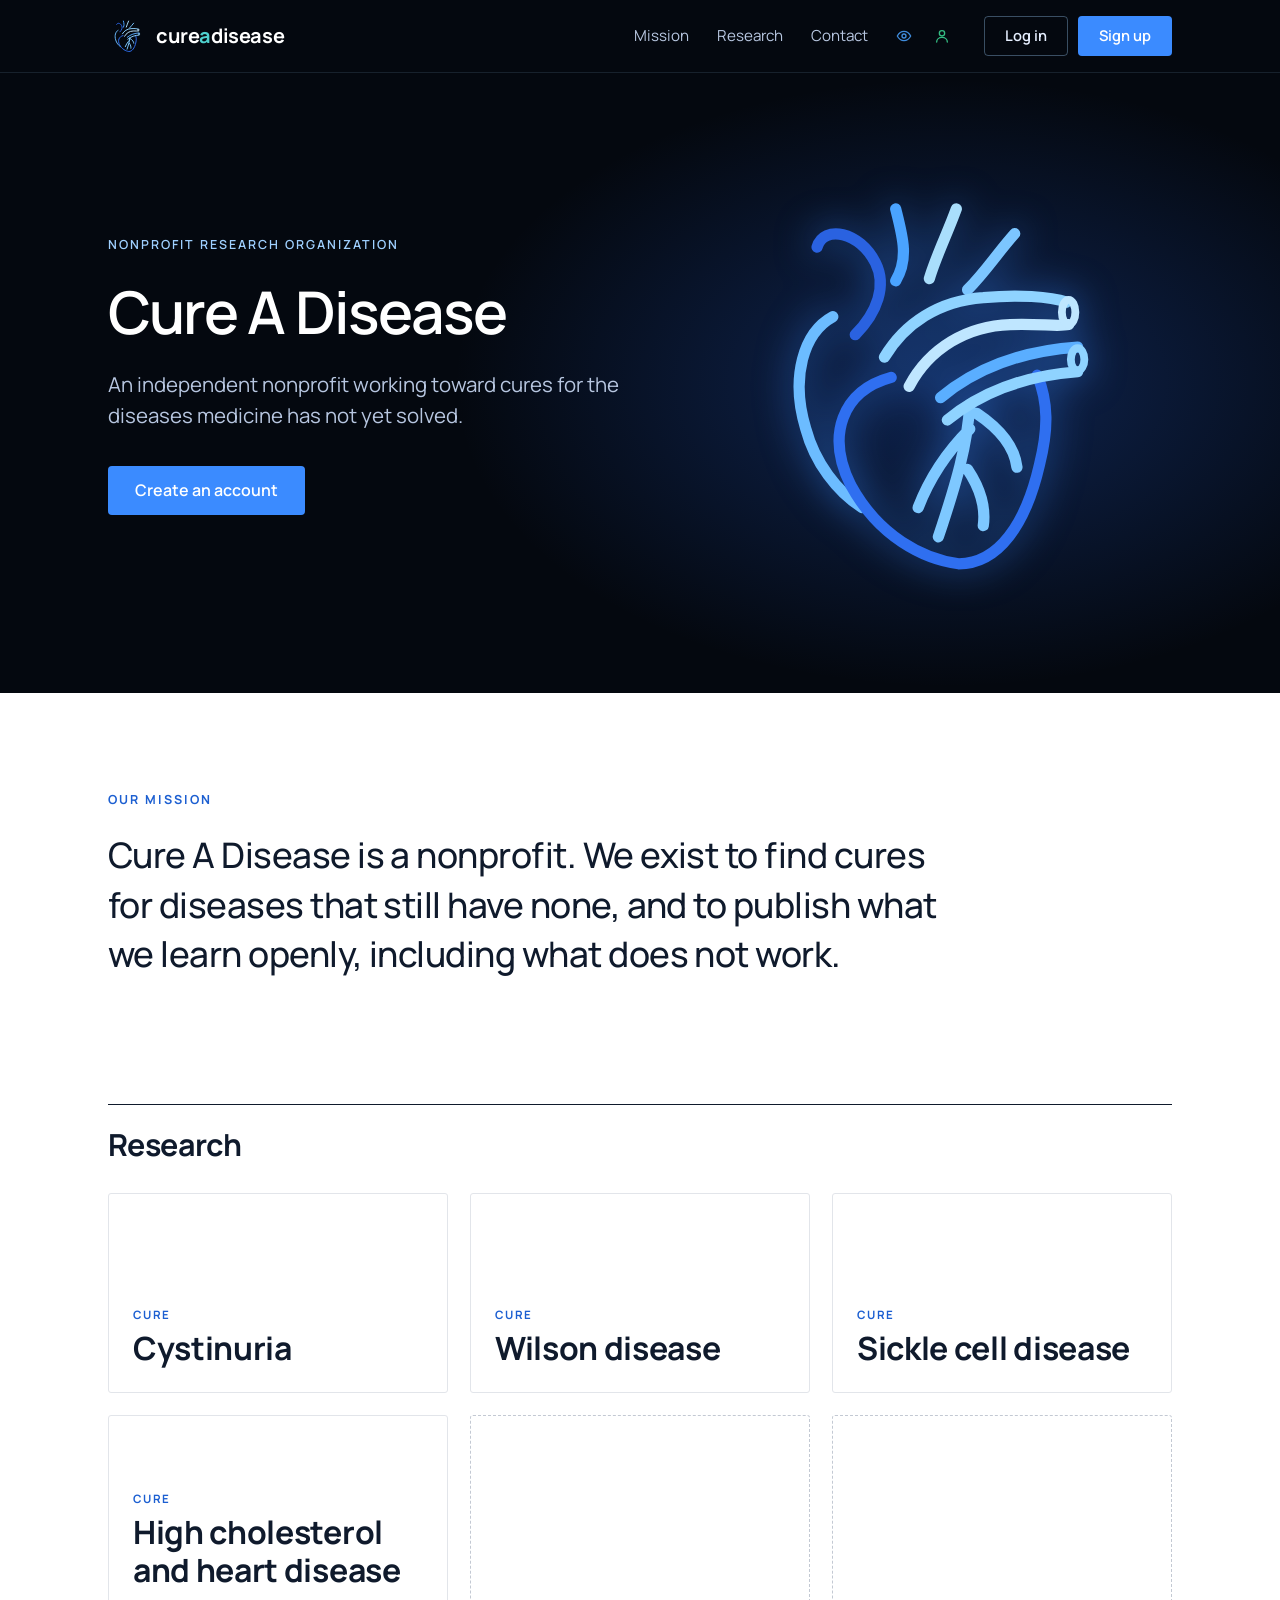
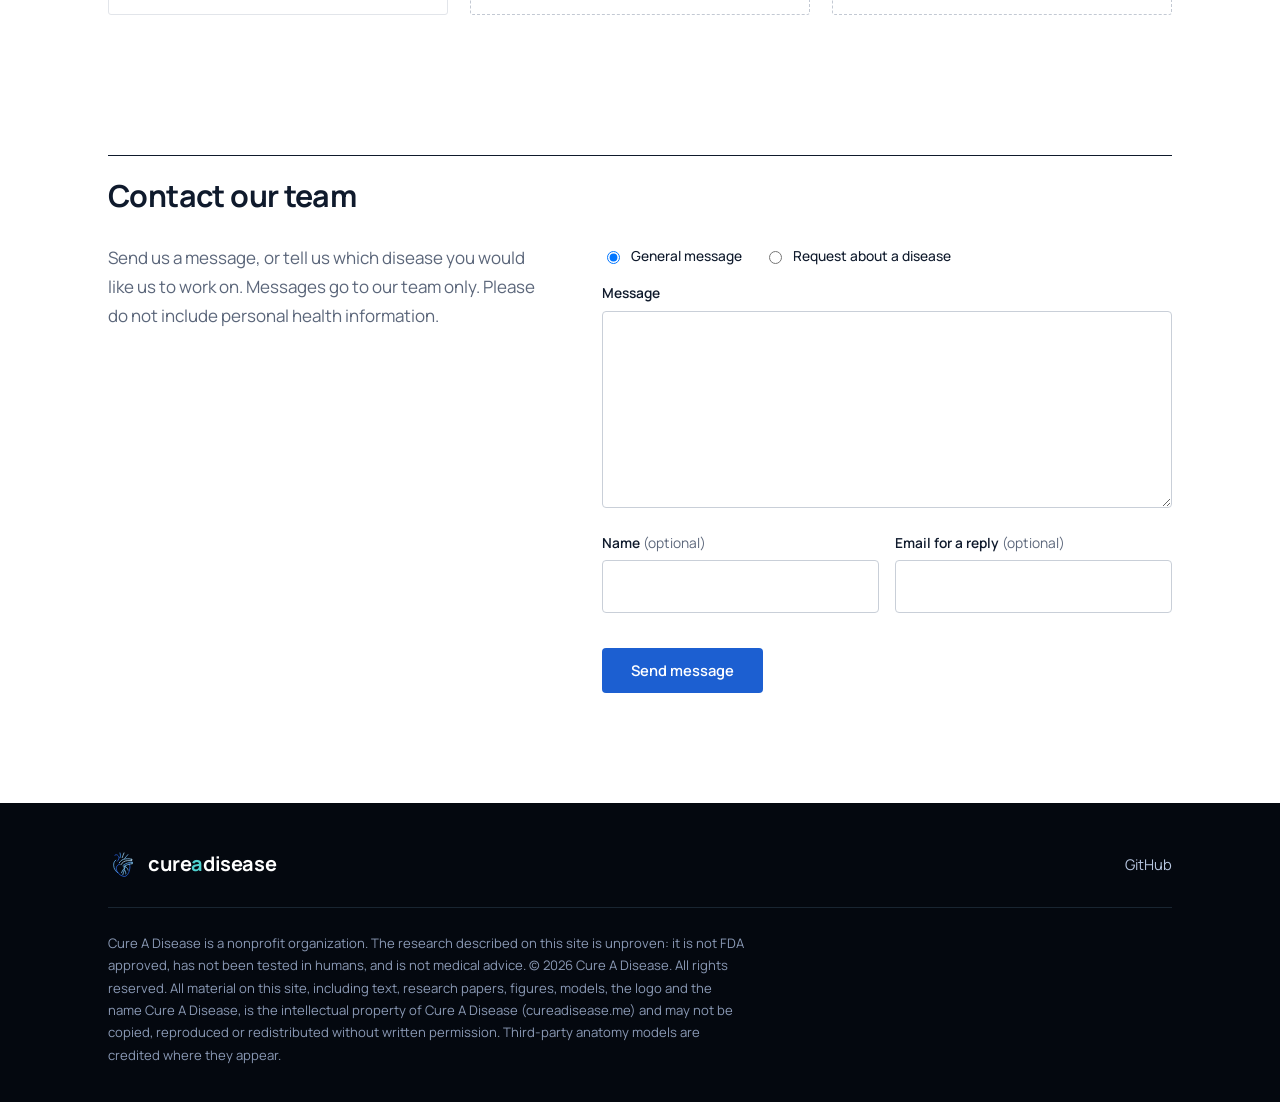
<file: index.html>
<!DOCTYPE html>
<html lang="en">
<head>
<meta charset="utf-8">
<meta name="viewport" content="width=device-width, initial-scale=1">
<title>Cure A Disease | Nonprofit research organization</title>
<meta name="description" content="Cure A Disease is an independent nonprofit research organization working toward cures for diseases that still have none.">
<meta property="og:title" content="Cure A Disease">
<meta property="og:description" content="An independent nonprofit working toward cures for the diseases medicine has not yet solved.">
<meta property="og:type" content="website">
<meta name="theme-color" content="#04080f">
<link rel="icon" type="image/svg+xml" href="data:image/svg+xml,%3Csvg%20xmlns=%22http://www.w3.org/2000/svg%22%20viewBox=%220%200%20374%20390%22%3E%3Cg%20fill=%22none%22%20stroke-width=%2216%22%20stroke-linecap=%22round%22%3E%3Cpath%20d=%22M90%2074C96%2054%20128%2060%20142%2088C152%20108%20144%20132%20124%20152%22%20stroke=%22%232a62e0%22/%3E%3Cpath%20d=%22M160%2040C166%2064%20172%2084%20160%20104%22%20stroke=%22%234aa3ff%22/%3E%3Cpath%20d=%22M214%2040C206%2062%20196%2082%20190%20102%22%20stroke=%22%23a9defc%22/%3E%3Cpath%20d=%22M266%2062C250%2080%20240%2096%20224%20112%22%20stroke=%22%237cc6ff%22/%3E%3Cpath%20d=%22M150%20172C168%20142%20198%20122%20238%20119C268%20116%20298%20118%20312%20123%22%20stroke=%22%238fd3ff%22/%3E%3Cpath%20d=%22M200%20208C236%20178%20278%20166%20322%20163%22%20stroke=%22%235aaeff%22/%3E%3Cpath%20d=%22M104%20136C78%20150%2066%20190%2080%20236C88%20266%20108%20292%20130%20306%22%20stroke=%22%236cbcff%22/%3E%3Cpath%20d=%22M156%20190C112%20202%2098%20242%20120%20286C145%20332%20185%20352%20216%20356C252%20356%20276%20320%20288%20268C296%20236%20296%20212%20286%20188%22%20stroke=%22%232f6ff0%22/%3E%3Cpath%20d=%22M226%20214C224%20250%20214%20284%20198%20332M226%20236C206%20256%20190%20280%20180%20306M232%20222C256%20238%20266%20254%20268%20270M224%20272C236%20290%20240%20308%20238%20322%22%20stroke=%22%237ec8ff%22/%3E%3C/g%3E%3C/svg%3E">
<link rel="preconnect" href="https://fonts.googleapis.com">
<link rel="preconnect" href="https://fonts.gstatic.com" crossorigin>
<link href="https://fonts.googleapis.com/css2?family=Manrope:wght@400;500;600;700;800&display=swap" rel="stylesheet">
<link rel="stylesheet" href="styles.css">
</head>
<body>

<!-- Shared heart artwork: navy-to-teal, glossy, with vessels -->
<svg width="0" height="0" style="position:absolute" aria-hidden="true" focusable="false"><defs><symbol id="logo" viewBox="0 0 374 390"><g fill="none" stroke-width="10" stroke-linecap="round" stroke-linejoin="round"><path d="M90 74C96 54 128 60 142 88C152 108 144 132 124 152" stroke="#2a62e0"/><path d="M160 40C166 64 172 84 160 104" stroke="#4aa3ff"/><path d="M214 40C206 62 196 82 190 102" stroke="#a9defc"/><path d="M266 62C250 80 240 96 224 112" stroke="#7cc6ff"/><path d="M150 172C168 142 198 122 238 119C268 116 298 118 312 123" stroke="#8fd3ff"/><path d="M200 208C236 178 278 166 322 163" stroke="#5aaeff"/><path d="M104 136C78 150 66 190 80 236C88 266 108 292 130 306" stroke="#6cbcff"/><path d="M156 190C112 202 98 242 120 286C145 332 185 352 216 356C252 356 276 320 288 268C296 236 296 212 286 188" stroke="#2f6ff0"/><path d="M226 214C224 250 214 284 198 332M226 236C206 256 190 280 180 306M232 222C256 238 266 254 268 270M224 272C236 290 240 308 238 322" stroke="#7ec8ff"/><path d="M172 198C190 164 224 144 262 143C288 142 304 145 314 143" stroke="#bfe6ff"/><path d="M206 228C240 200 282 188 322 185" stroke="#8fd3ff"/><ellipse cx="314" cy="132" rx="6" ry="11" stroke="#bfe6ff" stroke-width="7"/><ellipse cx="322" cy="174" rx="6" ry="10" stroke="#8fd3ff" stroke-width="7"/></g></symbol></defs></svg>

<a class="skip" href="#main">Skip to content</a>

<header class="site">
  <div class="wrap">
    <a class="brand" href="#/" aria-label="Cure A Disease, home">
      <svg class="mark" width="36" height="38" viewBox="0 0 374 390" aria-hidden="true"><use href="#logo"/></svg>
      <span class="word">cure<i>a</i>disease</span>
    </a>
    <nav class="main" aria-label="Main">
      <a class="link" href="#/" data-go="mission">Mission</a>
      <a class="link" href="#/" data-go="research">Research</a>
      <a class="link" href="#/" data-go="contact" id="navContact" hidden>Contact</a>
      <span class="stats" id="stats" hidden>
        <span><svg width="16" height="16" viewBox="0 0 24 24" fill="none" stroke="currentColor" stroke-width="2" stroke-linecap="round" stroke-linejoin="round" aria-hidden="true"><path d="M2 12s3.6-7 10-7 10 7 10 7-3.6 7-10 7S2 12 2 12z"/><circle cx="12" cy="12" r="3"/></svg><b id="nVisits" class="n-blue" aria-label="Page visits">0</b></span>
        <span><svg width="16" height="16" viewBox="0 0 24 24" fill="none" stroke="currentColor" stroke-width="2" stroke-linecap="round" stroke-linejoin="round" aria-hidden="true"><circle cx="12" cy="8" r="4"/><path d="M4 21c0-4 3.6-7 8-7s8 3 8 7"/></svg><b id="nAccounts" class="n-green" aria-label="Accounts">0</b></span>
        <span id="todayWrap" hidden><svg width="16" height="16" viewBox="0 0 24 24" fill="none" stroke="currentColor" stroke-width="2" stroke-linecap="round" stroke-linejoin="round" aria-hidden="true"><rect x="3" y="5" width="18" height="16" rx="2"/><path d="M3 10h18M8 3v4M16 3v4"/></svg><b id="nToday" class="n-white" aria-label="Visits today">0</b></span>
      </span>
      <span id="authSlot"></span>
    </nav>
  </div>
</header>

<main id="main">
  <div id="home">
    <section class="hero">
      <div class="wrap grid">
        <div class="copy">
          <p class="eyebrow">Nonprofit research organization</p>
          <h1>Cure A Disease</h1>
          <p class="lead">An independent nonprofit working toward cures for the diseases medicine has not yet solved.</p>
          <p><button class="btn solid" type="button" id="heroCta">Create an account</button></p>
        </div>
        <div class="art" aria-hidden="false">
          <svg class="heart" viewBox="0 0 374 390" role="img" aria-label="Cure A Disease logo: a blue line-art anatomical heart"><use href="#logo"/></svg>
        </div>
      </div>
    </section>

    <section class="mission" id="mission">
      <div class="wrap">
        <p class="kicker">Our mission</p>
        <p class="statement">Cure A Disease is a nonprofit. We exist to find cures for diseases that still have none, and to publish what we learn openly, including what does not work.</p>
      </div>
    </section>

    <section class="research" id="research">
      <div class="wrap">
        <div class="sec-head">
          <h2>Research</h2>
        </div>
        <div class="tiles" id="tiles"></div>
      </div>
    </section>
    <section class="contact" id="contact" hidden>
      <div class="wrap">
        <div class="sec-head"><h2>Contact our team</h2></div>
        <div class="c-grid">
          <p class="c-intro">Send us a message, or tell us which disease you would like us to work on. Messages go to our team only. Please do not include personal health information.</p>
          <form id="contactForm" novalidate>
            <div class="seg" role="radiogroup" aria-label="Type of message">
              <label><input type="radio" name="kind" value="message" checked> General message</label>
              <label><input type="radio" name="kind" value="disease_request"> Request about a disease</label>
            </div>
            <div id="diseaseRow" hidden>
              <label for="cDisease">Disease</label>
              <input id="cDisease" maxlength="200" autocomplete="off">
            </div>
            <label for="cMsg">Message</label>
            <textarea id="cMsg" rows="6" maxlength="4000" required></textarea>
            <div class="two-f">
              <div><label for="cName">Name <span class="opt">(optional)</span></label><input id="cName" maxlength="120" autocomplete="name"></div>
              <div><label for="cEmail">Email for a reply <span class="opt">(optional)</span></label><input id="cEmail" type="email" maxlength="200" autocomplete="email"></div>
            </div>
            <input id="cTrap" tabindex="-1" autocomplete="off" aria-hidden="true" style="position:absolute;left:-9999px">
            <p class="err" id="cErr" role="alert"></p>
            <button class="btn solid" type="submit" id="cSend">Send message</button>
          </form>
        </div>
      </div>
    </section>
  </div>

  <article id="inbox" class="detail" hidden><div class="wrap" id="inboxInner"></div></article>

  <article id="detail" class="detail" hidden><div class="wrap" id="detailInner"></div></article>
</main>

<footer>
  <div class="wrap">
    <div class="f-top">
      <a class="brand" href="#/" aria-label="Cure A Disease, home">
        <svg class="mark" width="28" height="29" viewBox="0 0 374 390" aria-hidden="true"><use href="#logo"/></svg>
        <span class="word">cure<i>a</i>disease</span>
      </a>
      <nav aria-label="Footer"><a href="https://github.com/Ankith-B">GitHub</a></nav>
    </div>
    <p class="legal">Cure A Disease is a nonprofit organization. The research described on this site is unproven: it is not FDA approved, has not been tested in humans, and is not medical advice. &copy; 2026 Cure A Disease. All rights reserved. All material on this site, including text, research papers, figures, models, the logo and the name Cure A Disease, is the intellectual property of Cure A Disease (cureadisease.me) and may not be copied, reproduced or redistributed without written permission. Third-party anatomy models are credited where they appear.</p>
  </div>
</footer>

<!-- Auth -->
<dialog id="authDlg" aria-labelledby="authTitle">
  <div class="m-top">
    <strong id="authTitle" style="font-family:var(--serif);font-size:1.25rem">Your account</strong>
    <button class="m-x" id="authClose" aria-label="Close">&times;</button>
  </div>
  <div class="tabs" role="tablist">
    <button role="tab" id="tabLogin" aria-selected="true">Log in</button>
    <button role="tab" id="tabSignup" aria-selected="false">Sign up</button>
  </div>

  <form id="loginForm" novalidate>
    <label for="liId">Email or username</label>
    <input id="liId" autocomplete="username" required>
    <label for="liPw">Password</label>
    <input id="liPw" type="password" autocomplete="current-password" required>
    <p class="err" id="liErr" role="alert"></p>
    <button class="btn solid" type="submit">Log in</button>
  </form>

  <form id="signupForm" novalidate hidden>
    <label for="suUser">Username</label>
    <input id="suUser" autocomplete="username" required>
    <div class="hint">3 to 20 letters, numbers, dots, dashes or underscores.</div>
    <label for="suEmail">Email <span style="font-weight:400;color:var(--muted)">(optional)</span></label>
    <input id="suEmail" type="email" autocomplete="email">
    <label for="suPw">Password</label>
    <input id="suPw" type="password" autocomplete="new-password" required>
    <div class="hint">At least 8 characters.</div>
    <label for="suPw2">Confirm password</label>
    <input id="suPw2" type="password" autocomplete="new-password" required>
    <p class="err" id="suErr" role="alert"></p>
    <button class="btn solid" type="submit">Create account</button>
    <p class="fine">Log in with your username, or with your email if you add one.</p>
  </form>
</dialog>

<script src="config.js"></script>
<script src="data.js"></script>
<script src="app.js"></script>
</body>
</html>
</file>
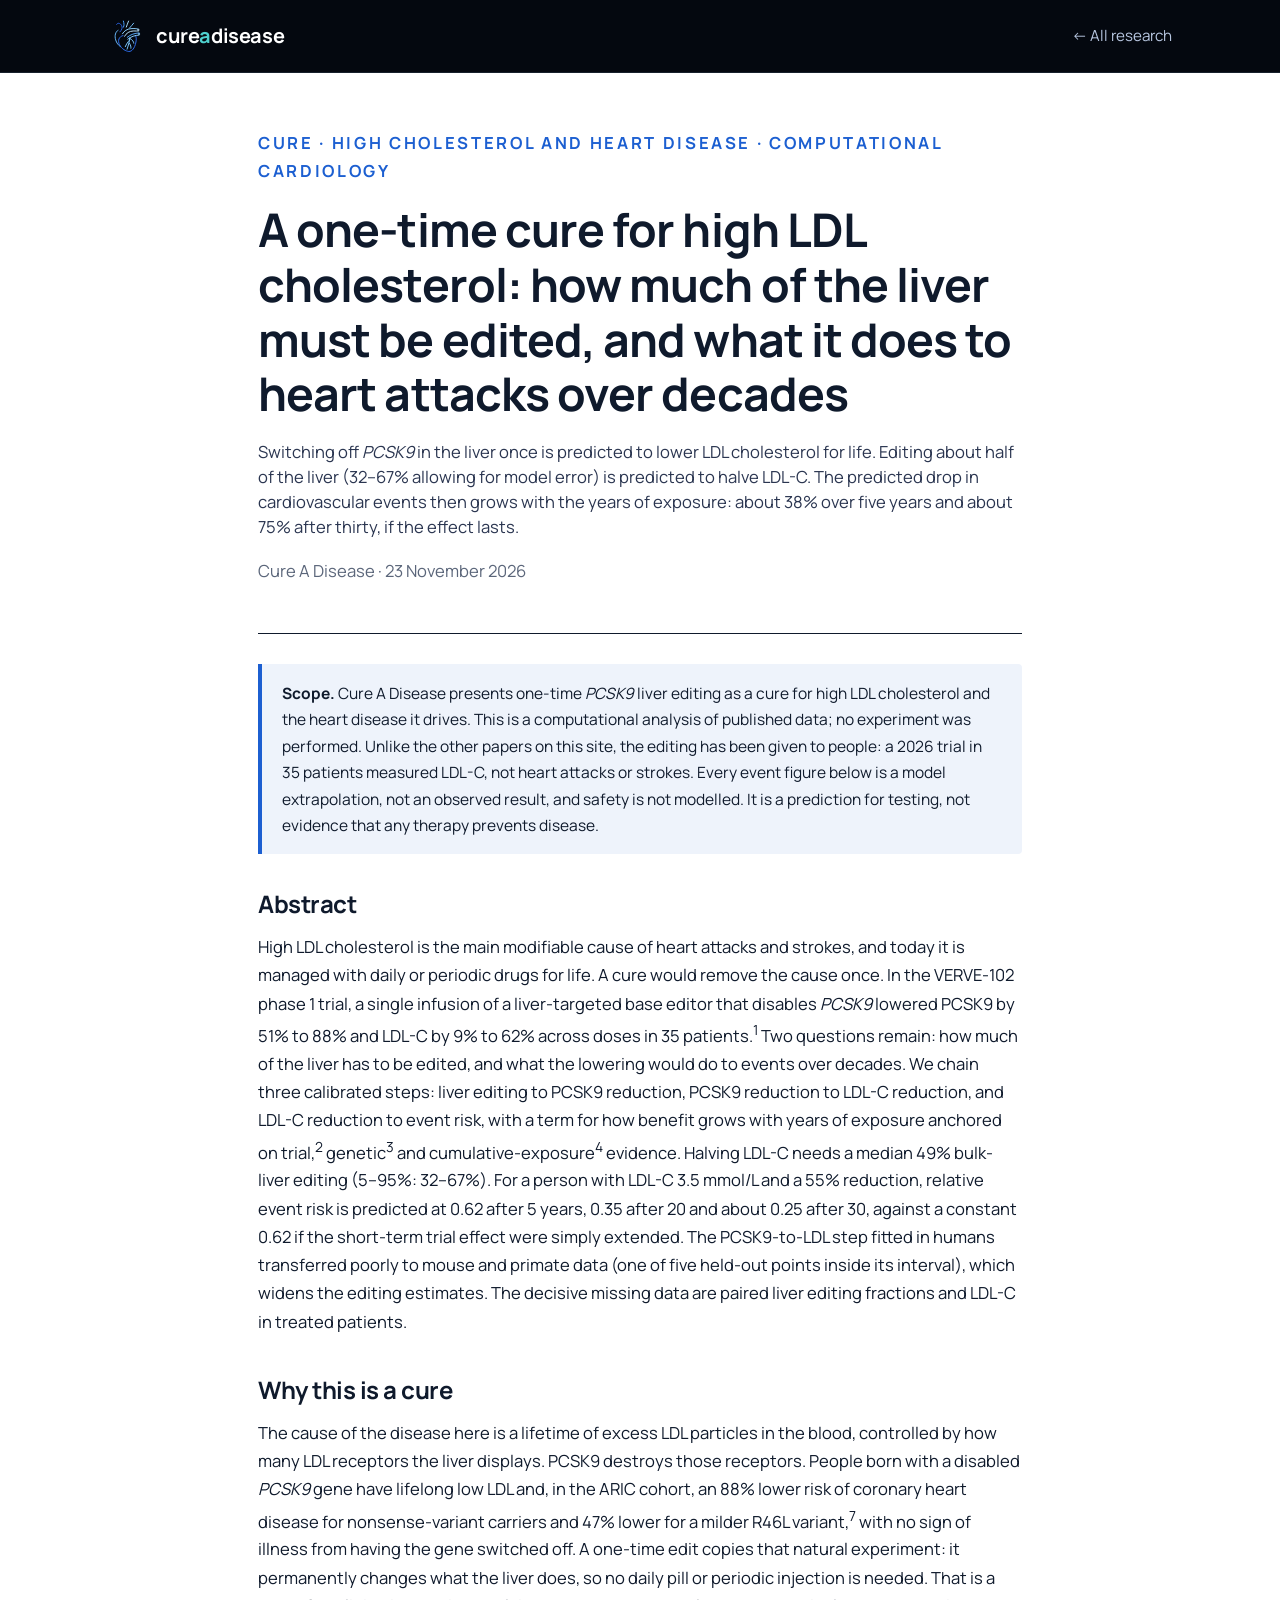
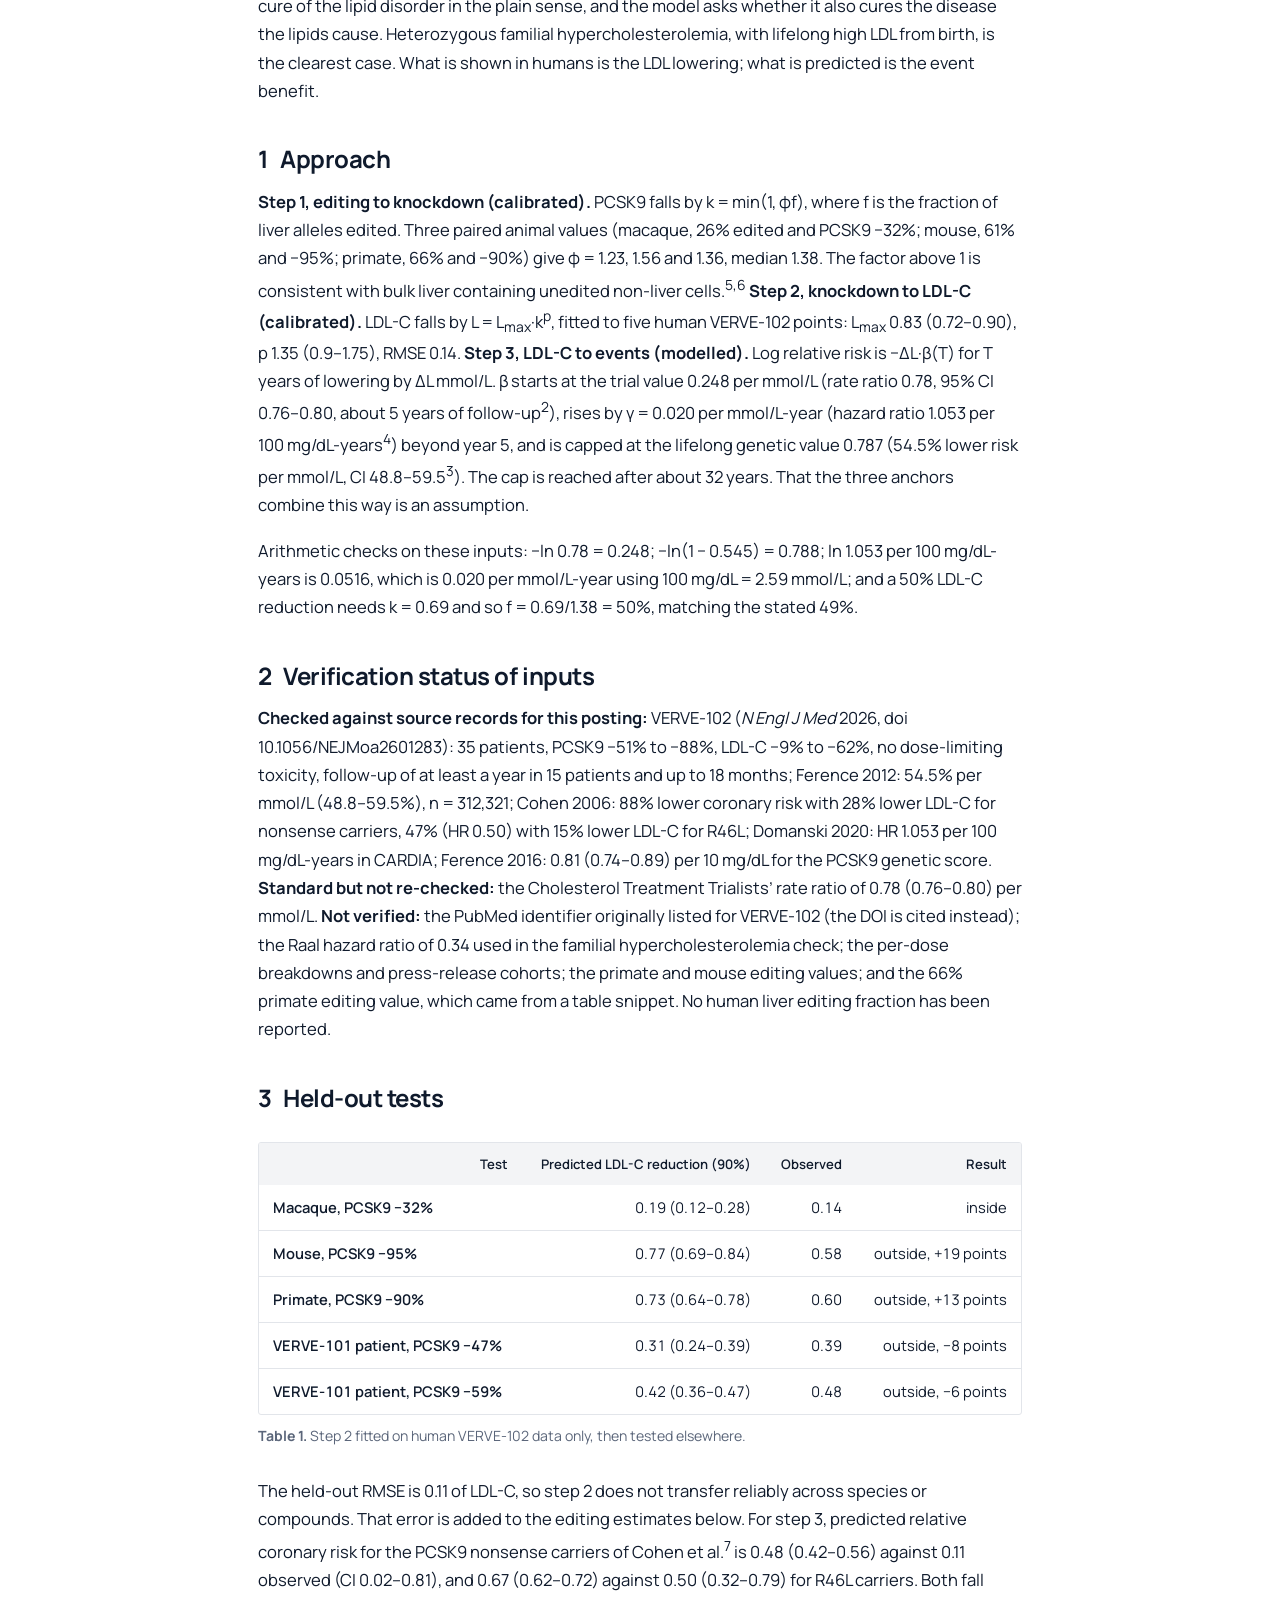
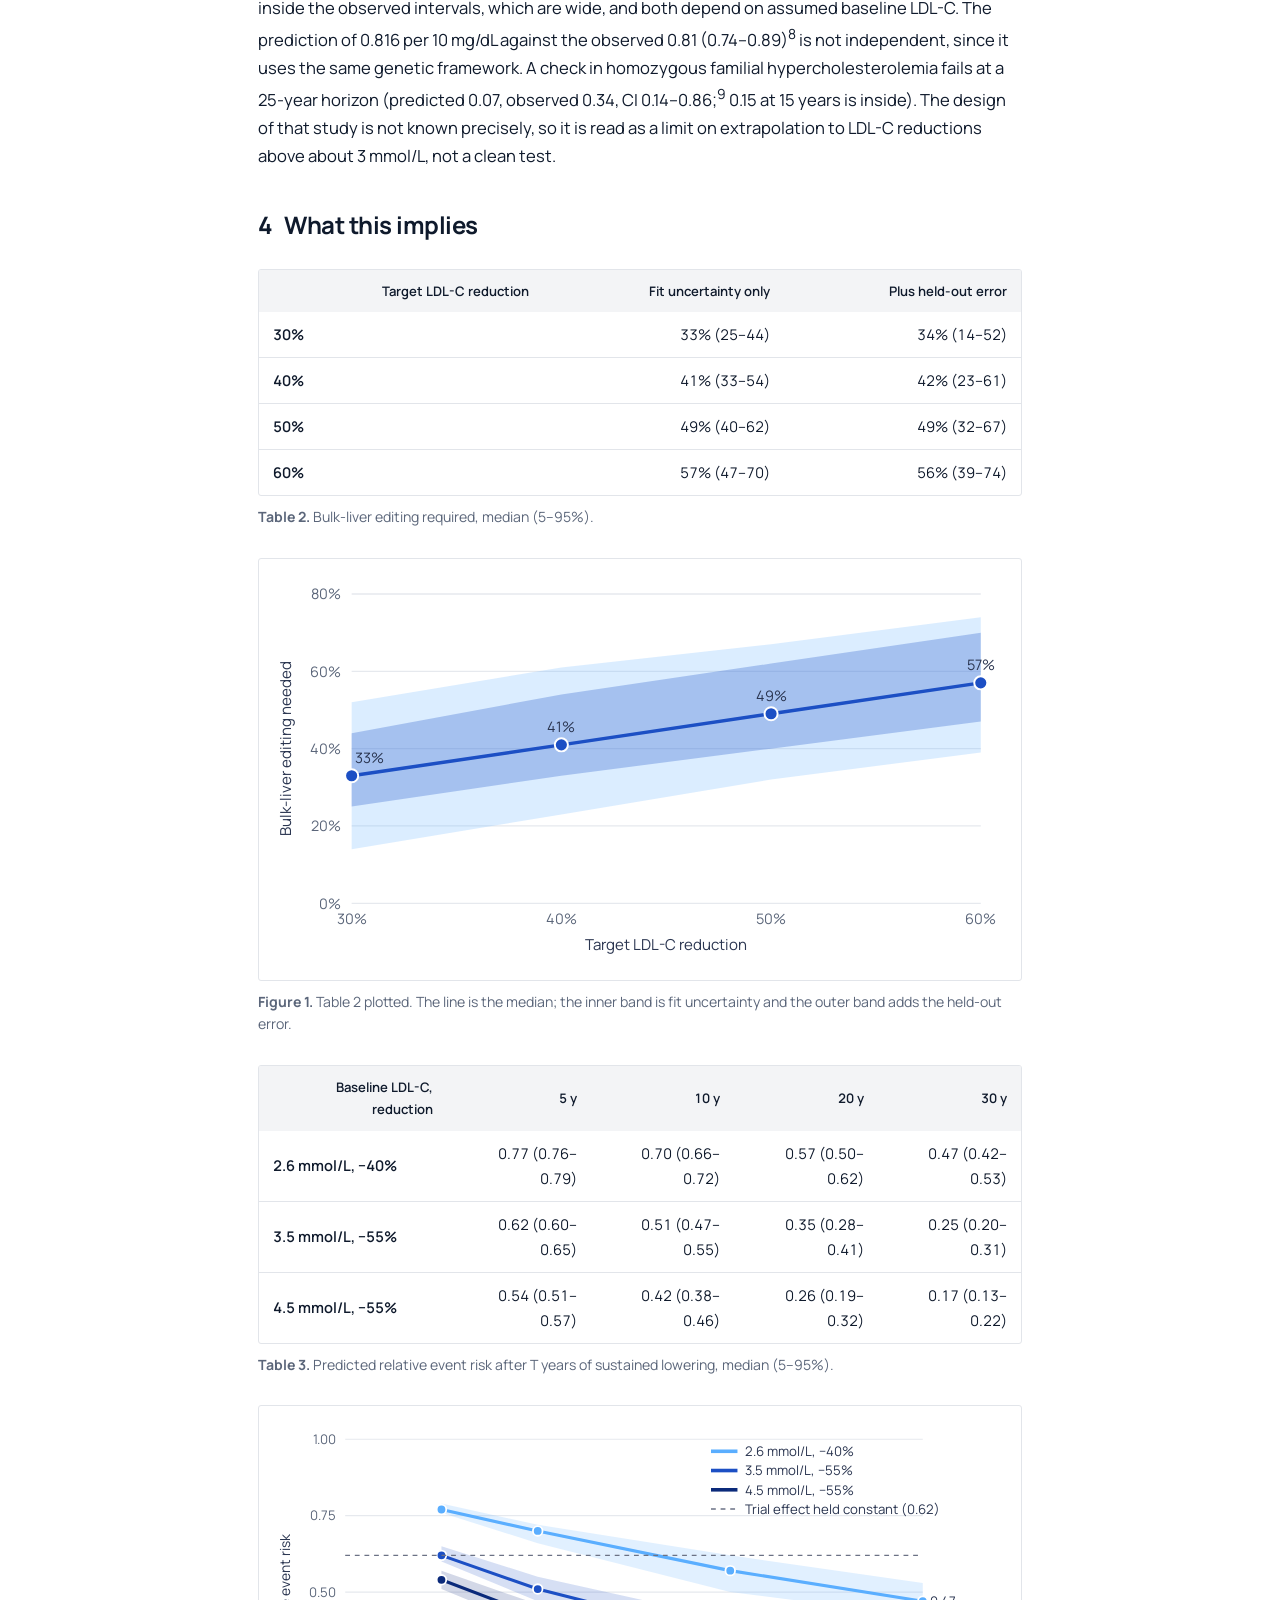
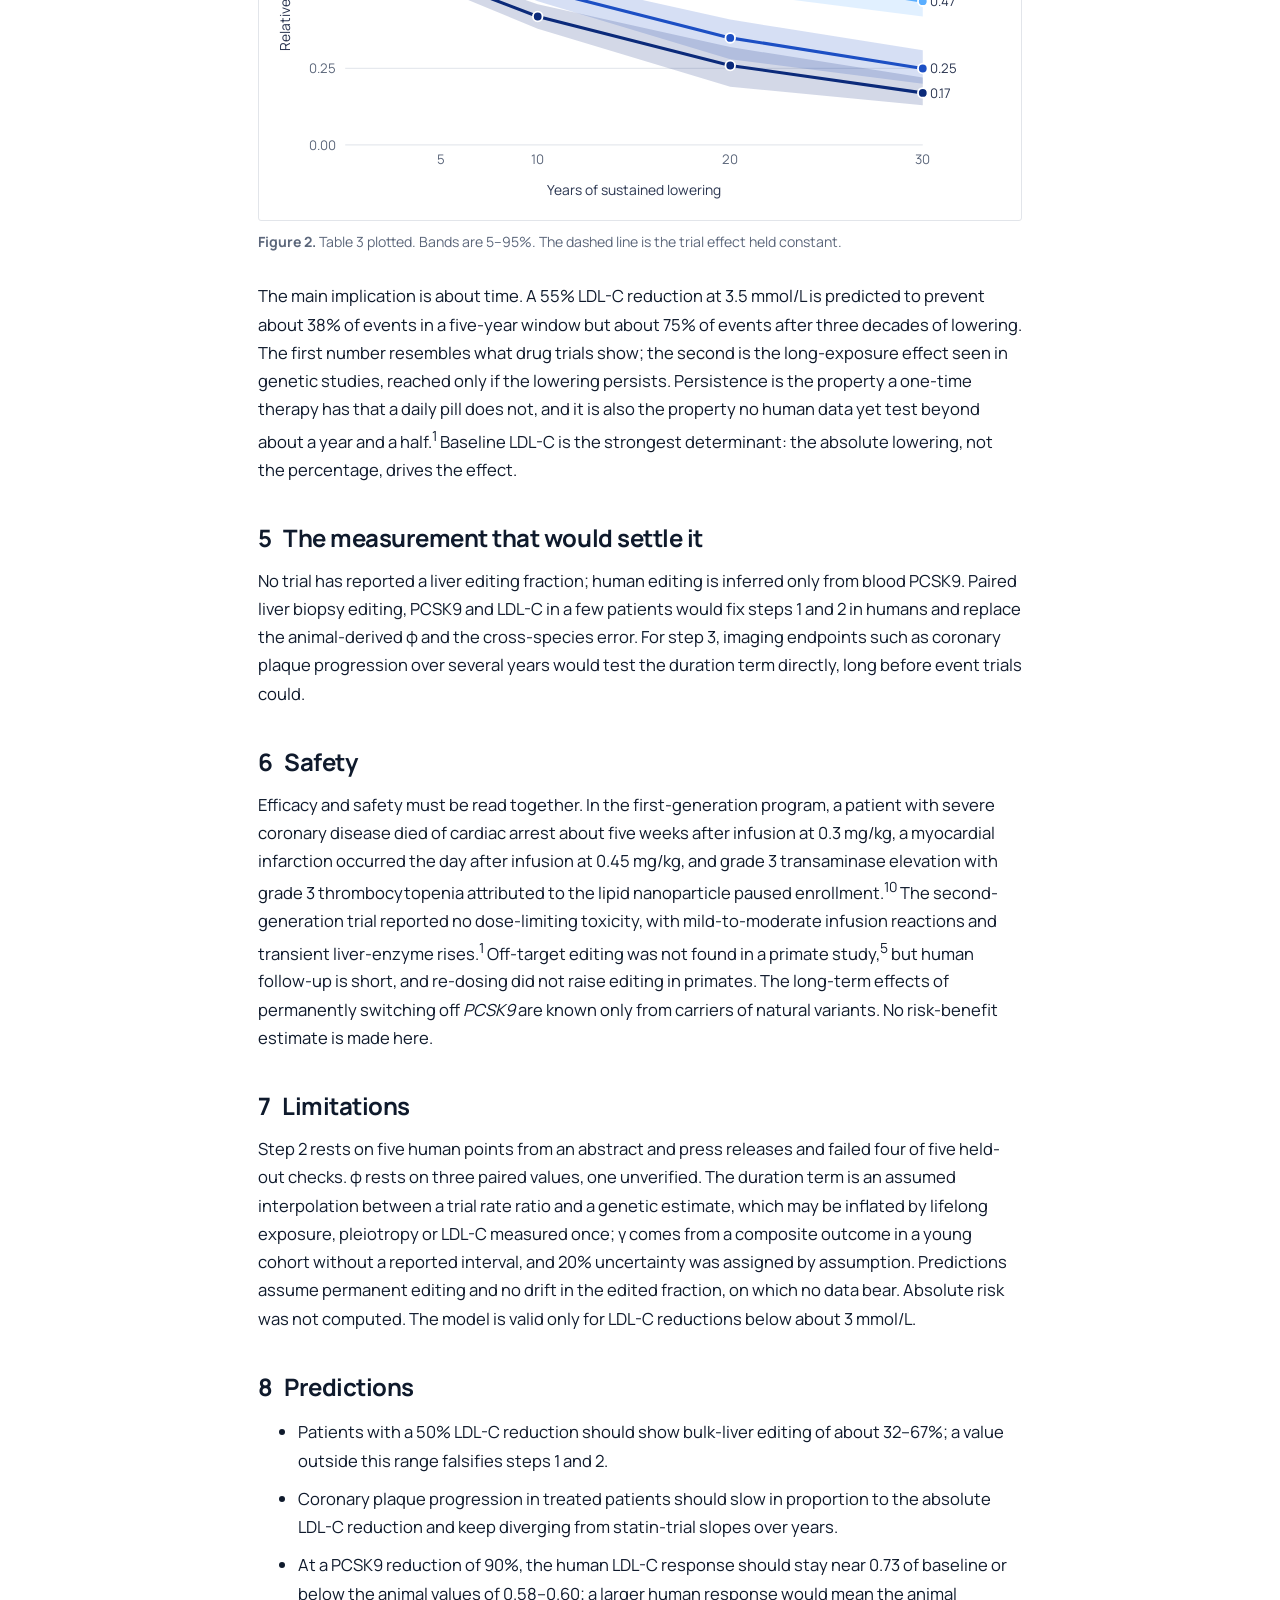
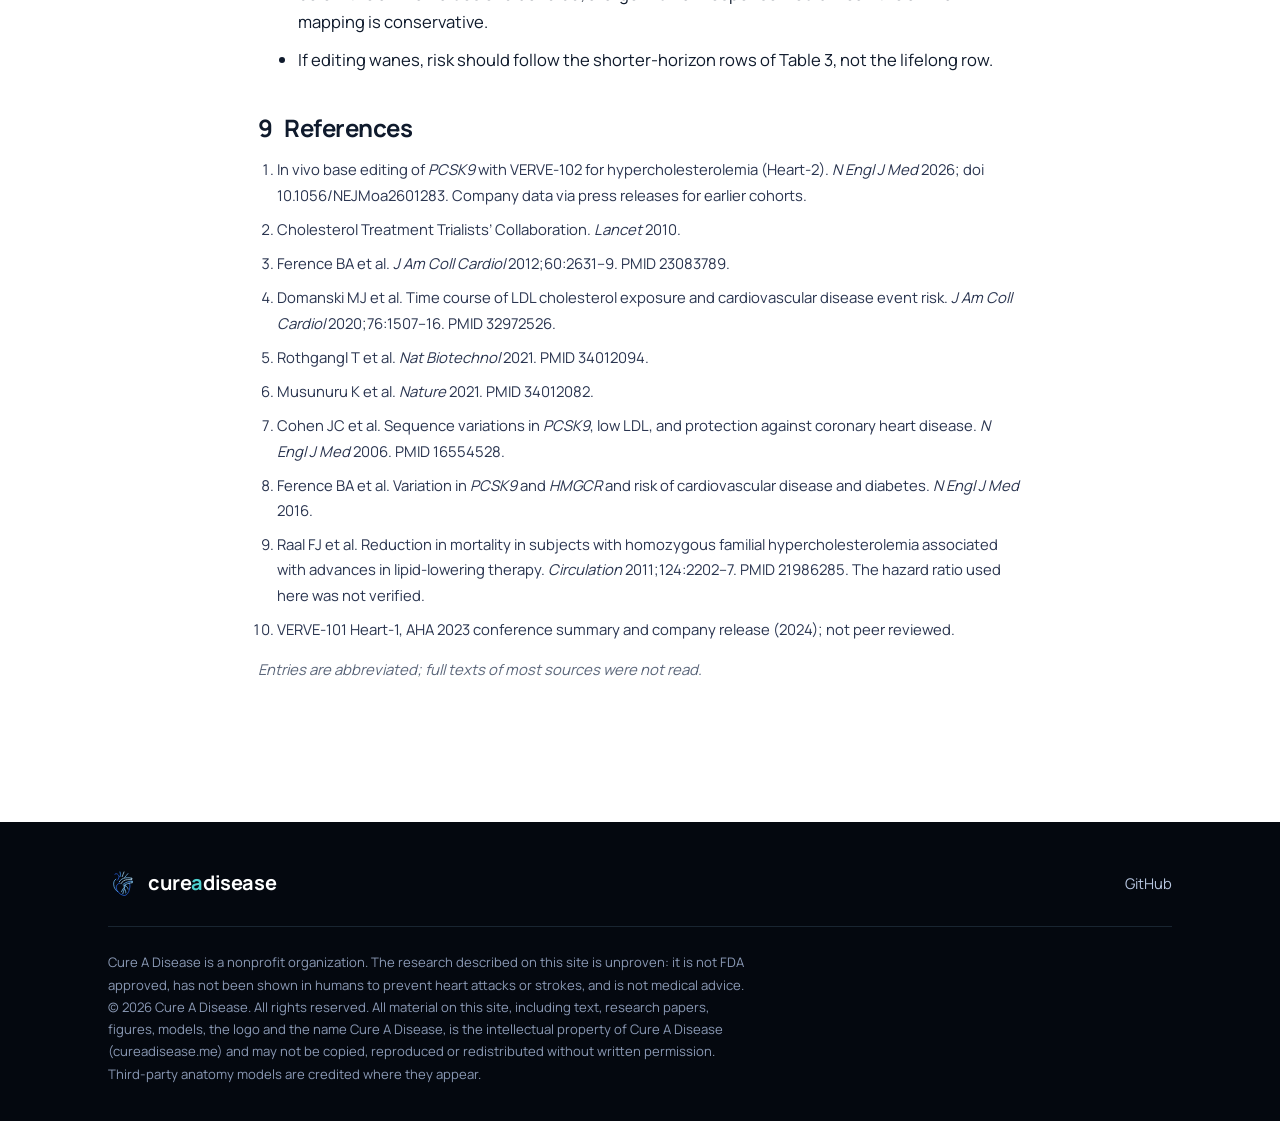
<file: cardio.html>
<!DOCTYPE html>
<html lang="en">
<head>
<meta charset="utf-8">
<meta name="viewport" content="width=device-width, initial-scale=1">
<title>A cure for high cholesterol and heart disease | Cure A Disease</title>
<meta name="description" content="A cure for high LDL cholesterol and the heart disease it causes: how much liver editing is needed, and what it would do to heart attacks over decades.">
<link rel="icon" type="image/svg+xml" href="data:image/svg+xml,%3Csvg%20xmlns=%22http://www.w3.org/2000/svg%22%20viewBox=%220%200%20374%20390%22%3E%3Cg%20fill=%22none%22%20stroke-width=%2216%22%20stroke-linecap=%22round%22%3E%3Cpath%20d=%22M90%2074C96%2054%20128%2060%20142%2088C152%20108%20144%20132%20124%20152%22%20stroke=%22%232a62e0%22/%3E%3Cpath%20d=%22M160%2040C166%2064%20172%2084%20160%20104%22%20stroke=%22%234aa3ff%22/%3E%3Cpath%20d=%22M214%2040C206%2062%20196%2082%20190%20102%22%20stroke=%22%23a9defc%22/%3E%3Cpath%20d=%22M266%2062C250%2080%20240%2096%20224%20112%22%20stroke=%22%237cc6ff%22/%3E%3Cpath%20d=%22M150%20172C168%20142%20198%20122%20238%20119C268%20116%20298%20118%20312%20123%22%20stroke=%22%238fd3ff%22/%3E%3Cpath%20d=%22M200%20208C236%20178%20278%20166%20322%20163%22%20stroke=%22%235aaeff%22/%3E%3Cpath%20d=%22M104%20136C78%20150%2066%20190%2080%20236C88%20266%20108%20292%20130%20306%22%20stroke=%22%236cbcff%22/%3E%3Cpath%20d=%22M156%20190C112%20202%2098%20242%20120%20286C145%20332%20185%20352%20216%20356C252%20356%20276%20320%20288%20268C296%20236%20296%20212%20286%20188%22%20stroke=%22%232f6ff0%22/%3E%3Cpath%20d=%22M226%20214C224%20250%20214%20284%20198%20332M226%20236C206%20256%20190%20280%20180%20306M232%20222C256%20238%20266%20254%20268%20270M224%20272C236%20290%20240%20308%20238%20322%22%20stroke=%22%237ec8ff%22/%3E%3C/g%3E%3C/svg%3E">
<link rel="preconnect" href="https://fonts.googleapis.com">
<link rel="preconnect" href="https://fonts.gstatic.com" crossorigin>
<link href="https://fonts.googleapis.com/css2?family=Manrope:wght@400;500;600;700;800&display=swap" rel="stylesheet">
<link rel="stylesheet" href="styles.css">
<link rel="stylesheet" href="paper.css">
</head>
<body>
<svg width="0" height="0" style="position:absolute" aria-hidden="true" focusable="false"><defs><symbol id="logo" viewBox="0 0 374 390"><g fill="none" stroke-width="10" stroke-linecap="round" stroke-linejoin="round"><path d="M90 74C96 54 128 60 142 88C152 108 144 132 124 152" stroke="#2a62e0"/><path d="M160 40C166 64 172 84 160 104" stroke="#4aa3ff"/><path d="M214 40C206 62 196 82 190 102" stroke="#a9defc"/><path d="M266 62C250 80 240 96 224 112" stroke="#7cc6ff"/><path d="M150 172C168 142 198 122 238 119C268 116 298 118 312 123" stroke="#8fd3ff"/><path d="M200 208C236 178 278 166 322 163" stroke="#5aaeff"/><path d="M104 136C78 150 66 190 80 236C88 266 108 292 130 306" stroke="#6cbcff"/><path d="M156 190C112 202 98 242 120 286C145 332 185 352 216 356C252 356 276 320 288 268C296 236 296 212 286 188" stroke="#2f6ff0"/><path d="M226 214C224 250 214 284 198 332M226 236C206 256 190 280 180 306M232 222C256 238 266 254 268 270M224 272C236 290 240 308 238 322" stroke="#7ec8ff"/><path d="M172 198C190 164 224 144 262 143C288 142 304 145 314 143" stroke="#bfe6ff"/><path d="M206 228C240 200 282 188 322 185" stroke="#8fd3ff"/><ellipse cx="314" cy="132" rx="6" ry="11" stroke="#bfe6ff" stroke-width="7"/><ellipse cx="322" cy="174" rx="6" ry="10" stroke="#8fd3ff" stroke-width="7"/></g></symbol></defs></svg>
<a class="skip" href="#main">Skip to content</a>
<header class="site"><div class="wrap">
  <a class="brand" href="index.html" aria-label="Cure A Disease, home">
    <svg class="mark" width="36" height="38" viewBox="0 0 374 390" aria-hidden="true"><use href="#logo"/></svg>
    <span class="word">cure<i>a</i>disease</span>
  </a>
  <nav class="main" aria-label="Main"><a class="link" href="index.html#research">&larr; All research</a></nav>
</div></header>

<main id="main">
<article class="paper wrap">
  <header class="p-head">
    <p class="kicker">Cure &middot; High cholesterol and heart disease &middot; Computational cardiology</p>
    <h1>A one-time cure for high LDL cholesterol: how much of the liver must be edited, and what it does to heart attacks over decades</h1>
    <p class="deck">Switching off <i>PCSK9</i> in the liver once is predicted to lower LDL cholesterol for life. Editing about half of the liver (32&ndash;67% allowing for model error) is predicted to halve LDL-C. The predicted drop in cardiovascular events then grows with the years of exposure: about 38% over five years and about 75% after thirty, if the effect lasts.</p>
    <p class="byline">Cure A Disease &middot; 23 November 2026</p>
  </header>
  <aside class="scope"><strong>Scope.</strong> Cure A Disease presents one-time <i>PCSK9</i> liver editing as a cure for high LDL cholesterol and the heart disease it drives. This is a computational analysis of published data; no experiment was performed. Unlike the other papers on this site, the editing has been given to people: a 2026 trial in 35 patients measured LDL-C, not heart attacks or strokes. Every event figure below is a model extrapolation, not an observed result, and safety is not modelled. It is a prediction for testing, not evidence that any therapy prevents disease.</aside>

  <section><h2>Abstract</h2>
  <p>High LDL cholesterol is the main modifiable cause of heart attacks and strokes, and today it is managed with daily or periodic drugs for life. A cure would remove the cause once. In the VERVE-102 phase 1 trial, a single infusion of a liver-targeted base editor that disables <i>PCSK9</i> lowered PCSK9 by 51% to 88% and LDL-C by 9% to 62% across doses in 35 patients.<sup>1</sup> Two questions remain: how much of the liver has to be edited, and what the lowering would do to events over decades. We chain three calibrated steps: liver editing to PCSK9 reduction, PCSK9 reduction to LDL-C reduction, and LDL-C reduction to event risk, with a term for how benefit grows with years of exposure anchored on trial,<sup>2</sup> genetic<sup>3</sup> and cumulative-exposure<sup>4</sup> evidence. Halving LDL-C needs a median 49% bulk-liver editing (5&ndash;95%: 32&ndash;67%). For a person with LDL-C 3.5 mmol/L and a 55% reduction, relative event risk is predicted at 0.62 after 5 years, 0.35 after 20 and about 0.25 after 30, against a constant 0.62 if the short-term trial effect were simply extended. The PCSK9-to-LDL step fitted in humans transferred poorly to mouse and primate data (one of five held-out points inside its interval), which widens the editing estimates. The decisive missing data are paired liver editing fractions and LDL-C in treated patients.</p></section>

  <section><h2>Why this is a cure</h2>
  <p>The cause of the disease here is a lifetime of excess LDL particles in the blood, controlled by how many LDL receptors the liver displays. PCSK9 destroys those receptors. People born with a disabled <i>PCSK9</i> gene have lifelong low LDL and, in the ARIC cohort, an 88% lower risk of coronary heart disease for nonsense-variant carriers and 47% lower for a milder R46L variant,<sup>7</sup> with no sign of illness from having the gene switched off. A one-time edit copies that natural experiment: it permanently changes what the liver does, so no daily pill or periodic injection is needed. That is a cure of the lipid disorder in the plain sense, and the model asks whether it also cures the disease the lipids cause. Heterozygous familial hypercholesterolemia, with lifelong high LDL from birth, is the clearest case. What is shown in humans is the LDL lowering; what is predicted is the event benefit.</p></section>

  <section><h2>1&ensp;Approach</h2>
  <p><strong>Step 1, editing to knockdown (calibrated).</strong> PCSK9 falls by k = min(1, &phi;f), where f is the fraction of liver alleles edited. Three paired animal values (macaque, 26% edited and PCSK9 &minus;32%; mouse, 61% and &minus;95%; primate, 66% and &minus;90%) give &phi; = 1.23, 1.56 and 1.36, median 1.38. The factor above 1 is consistent with bulk liver containing unedited non-liver cells.<sup>5,6</sup> <strong>Step 2, knockdown to LDL-C (calibrated).</strong> LDL-C falls by L = L<sub>max</sub>&middot;k<sup>p</sup>, fitted to five human VERVE-102 points: L<sub>max</sub> 0.83 (0.72&ndash;0.90), p 1.35 (0.9&ndash;1.75), RMSE 0.14. <strong>Step 3, LDL-C to events (modelled).</strong> Log relative risk is &minus;&Delta;L&middot;&beta;(T) for T years of lowering by &Delta;L mmol/L. &beta; starts at the trial value 0.248 per mmol/L (rate ratio 0.78, 95% CI 0.76&ndash;0.80, about 5 years of follow-up<sup>2</sup>), rises by &gamma; = 0.020 per mmol/L-year (hazard ratio 1.053 per 100 mg/dL-years<sup>4</sup>) beyond year 5, and is capped at the lifelong genetic value 0.787 (54.5% lower risk per mmol/L, CI 48.8&ndash;59.5<sup>3</sup>). The cap is reached after about 32 years. That the three anchors combine this way is an assumption.</p>
  <p>Arithmetic checks on these inputs: &minus;ln 0.78 = 0.248; &minus;ln(1 &minus; 0.545) = 0.788; ln 1.053 per 100 mg/dL-years is 0.0516, which is 0.020 per mmol/L-year using 100 mg/dL = 2.59 mmol/L; and a 50% LDL-C reduction needs k = 0.69 and so f = 0.69/1.38 = 50%, matching the stated 49%.</p></section>

  <section><h2>2&ensp;Verification status of inputs</h2>
  <p><strong>Checked against source records for this posting:</strong> VERVE-102 (<i>N Engl J Med</i> 2026, doi 10.1056/NEJMoa2601283): 35 patients, PCSK9 &minus;51% to &minus;88%, LDL-C &minus;9% to &minus;62%, no dose-limiting toxicity, follow-up of at least a year in 15 patients and up to 18 months; Ference 2012: 54.5% per mmol/L (48.8&ndash;59.5%), n = 312,321; Cohen 2006: 88% lower coronary risk with 28% lower LDL-C for nonsense carriers, 47% (HR 0.50) with 15% lower LDL-C for R46L; Domanski 2020: HR 1.053 per 100 mg/dL-years in CARDIA; Ference 2016: 0.81 (0.74&ndash;0.89) per 10 mg/dL for the PCSK9 genetic score. <strong>Standard but not re-checked:</strong> the Cholesterol Treatment Trialists&rsquo; rate ratio of 0.78 (0.76&ndash;0.80) per mmol/L. <strong>Not verified:</strong> the PubMed identifier originally listed for VERVE-102 (the DOI is cited instead); the Raal hazard ratio of 0.34 used in the familial hypercholesterolemia check; the per-dose breakdowns and press-release cohorts; the primate and mouse editing values; and the 66% primate editing value, which came from a table snippet. No human liver editing fraction has been reported.</p></section>

  <section><h2>3&ensp;Held-out tests</h2>
  <figure><div class="tablewrap"><table class="t"><thead><tr><th>Test</th><th>Predicted LDL-C reduction (90%)</th><th>Observed</th><th>Result</th></tr></thead><tbody>
  <tr><th scope="row">Macaque, PCSK9 &minus;32%</th><td>0.19 (0.12&ndash;0.28)</td><td>0.14</td><td>inside</td></tr>
  <tr><th scope="row">Mouse, PCSK9 &minus;95%</th><td>0.77 (0.69&ndash;0.84)</td><td>0.58</td><td>outside, +19 points</td></tr>
  <tr><th scope="row">Primate, PCSK9 &minus;90%</th><td>0.73 (0.64&ndash;0.78)</td><td>0.60</td><td>outside, +13 points</td></tr>
  <tr><th scope="row">VERVE-101 patient, PCSK9 &minus;47%</th><td>0.31 (0.24&ndash;0.39)</td><td>0.39</td><td>outside, &minus;8 points</td></tr>
  <tr><th scope="row">VERVE-101 patient, PCSK9 &minus;59%</th><td>0.42 (0.36&ndash;0.47)</td><td>0.48</td><td>outside, &minus;6 points</td></tr></tbody></table></div>
  <figcaption><b>Table 1.</b> Step 2 fitted on human VERVE-102 data only, then tested elsewhere.</figcaption></figure>
  <p>The held-out RMSE is 0.11 of LDL-C, so step 2 does not transfer reliably across species or compounds. That error is added to the editing estimates below. For step 3, predicted relative coronary risk for the PCSK9 nonsense carriers of Cohen et al.<sup>7</sup> is 0.48 (0.42&ndash;0.56) against 0.11 observed (CI 0.02&ndash;0.81), and 0.67 (0.62&ndash;0.72) against 0.50 (0.32&ndash;0.79) for R46L carriers. Both fall inside the observed intervals, which are wide, and both depend on assumed baseline LDL-C. The prediction of 0.816 per 10 mg/dL against the observed 0.81 (0.74&ndash;0.89)<sup>8</sup> is not independent, since it uses the same genetic framework. A check in homozygous familial hypercholesterolemia fails at a 25-year horizon (predicted 0.07, observed 0.34, CI 0.14&ndash;0.86;<sup>9</sup> 0.15 at 15 years is inside). The design of that study is not known precisely, so it is read as a limit on extrapolation to LDL-C reductions above about 3 mmol/L, not a clean test.</p></section>

  <section><h2>4&ensp;What this implies</h2>
  <figure><div class="tablewrap"><table class="t"><thead><tr><th>Target LDL-C reduction</th><th>Fit uncertainty only</th><th>Plus held-out error</th></tr></thead><tbody>
  <tr><th scope="row">30%</th><td>33% (25&ndash;44)</td><td>34% (14&ndash;52)</td></tr>
  <tr><th scope="row">40%</th><td>41% (33&ndash;54)</td><td>42% (23&ndash;61)</td></tr>
  <tr><th scope="row">50%</th><td>49% (40&ndash;62)</td><td>49% (32&ndash;67)</td></tr>
  <tr><th scope="row">60%</th><td>57% (47&ndash;70)</td><td>56% (39&ndash;74)</td></tr></tbody></table></div>
  <figcaption><b>Table 2.</b> Bulk-liver editing required, median (5&ndash;95%).</figcaption></figure>
  <figure><div class="chartwrap"><svg viewBox="0 0 560 300" role="img" aria-label="Bulk-liver editing required against target LDL-C reduction" class="chart"><line x1="60" x2="540" y1="252.0" y2="252.0" class="g"/><text x="52" y="256.0" class="tk" text-anchor="end">0%</text><line x1="60" x2="540" y1="193.0" y2="193.0" class="g"/><text x="52" y="197.0" class="tk" text-anchor="end">20%</text><line x1="60" x2="540" y1="134.0" y2="134.0" class="g"/><text x="52" y="138.0" class="tk" text-anchor="end">40%</text><line x1="60" x2="540" y1="75.0" y2="75.0" class="g"/><text x="52" y="79.0" class="tk" text-anchor="end">60%</text><line x1="60" x2="540" y1="16.0" y2="16.0" class="g"/><text x="52" y="20.0" class="tk" text-anchor="end">80%</text><text x="60.0" y="268" class="tk" text-anchor="middle">30%</text><text x="220.0" y="268" class="tk" text-anchor="middle">40%</text><text x="380.0" y="268" class="tk" text-anchor="middle">50%</text><text x="540.0" y="268" class="tk" text-anchor="middle">60%</text><polygon points="60.0,98.6 220.0,72.1 380.0,54.3 540.0,33.7 540.0,136.9 380.0,157.6 220.0,184.2 60.0,210.7" fill="#5aaeff" fill-opacity="0.22"/><polygon points="60.0,122.2 220.0,92.7 380.0,69.1 540.0,45.5 540.0,113.3 380.0,134.0 220.0,154.7 60.0,178.2" fill="#1c4fc4" fill-opacity="0.28"/><polyline points="60.0,154.7 220.0,131.1 380.0,107.4 540.0,83.8" class="l2"/><circle cx="60.0" cy="154.7" r="5" class="dot l2d"/><text x="74.0" y="144.7" class="lb" text-anchor="middle">33%</text><circle cx="220.0" cy="131.1" r="5" class="dot l2d"/><text x="220.0" y="121.1" class="lb" text-anchor="middle">41%</text><circle cx="380.0" cy="107.4" r="5" class="dot l2d"/><text x="380.0" y="97.4" class="lb" text-anchor="middle">49%</text><circle cx="540.0" cy="83.8" r="5" class="dot l2d"/><text x="540.0" y="73.8" class="lb" text-anchor="middle">57%</text><text x="300.0" y="288" class="ax" text-anchor="middle">Target LDL-C reduction</text><text x="14" y="134.0" class="ax" text-anchor="middle" transform="rotate(-90 14 134.0)">Bulk-liver editing needed</text></svg></div>
  <figcaption><b>Figure 1.</b> Table 2 plotted. The line is the median; the inner band is fit uncertainty and the outer band adds the held-out error.</figcaption></figure>
  <figure><div class="tablewrap"><table class="t"><thead><tr><th>Baseline LDL-C, reduction</th><th>5 y</th><th>10 y</th><th>20 y</th><th>30 y</th></tr></thead><tbody>
  <tr><th scope="row">2.6 mmol/L, &minus;40%</th><td>0.77 (0.76&ndash;0.79)</td><td>0.70 (0.66&ndash;0.72)</td><td>0.57 (0.50&ndash;0.62)</td><td>0.47 (0.42&ndash;0.53)</td></tr>
  <tr><th scope="row">3.5 mmol/L, &minus;55%</th><td>0.62 (0.60&ndash;0.65)</td><td>0.51 (0.47&ndash;0.55)</td><td>0.35 (0.28&ndash;0.41)</td><td>0.25 (0.20&ndash;0.31)</td></tr>
  <tr><th scope="row">4.5 mmol/L, &minus;55%</th><td>0.54 (0.51&ndash;0.57)</td><td>0.42 (0.38&ndash;0.46)</td><td>0.26 (0.19&ndash;0.32)</td><td>0.17 (0.13&ndash;0.22)</td></tr></tbody></table></div>
  <figcaption><b>Table 3.</b> Predicted relative event risk after T years of sustained lowering, median (5&ndash;95%).</figcaption></figure>
  <figure><div class="chartwrap"><svg viewBox="0 0 610 320" role="img" aria-label="Predicted relative event risk against years of sustained lowering" class="chart"><line x1="60" x2="540" y1="270.0" y2="270.0" class="g"/><text x="52" y="274.0" class="tk" text-anchor="end">0.00</text><line x1="60" x2="540" y1="206.5" y2="206.5" class="g"/><text x="52" y="210.5" class="tk" text-anchor="end">0.25</text><line x1="60" x2="540" y1="143.0" y2="143.0" class="g"/><text x="52" y="147.0" class="tk" text-anchor="end">0.50</text><line x1="60" x2="540" y1="79.5" y2="79.5" class="g"/><text x="52" y="83.5" class="tk" text-anchor="end">0.75</text><line x1="60" x2="540" y1="16.0" y2="16.0" class="g"/><text x="52" y="20.0" class="tk" text-anchor="end">1.00</text><text x="140.0" y="286" class="tk" text-anchor="middle">5</text><text x="220.0" y="286" class="tk" text-anchor="middle">10</text><text x="380.0" y="286" class="tk" text-anchor="middle">20</text><text x="540.0" y="286" class="tk" text-anchor="middle">30</text><polygon points="140.0,69.3 220.0,87.1 380.0,112.5 540.0,135.4 540.0,163.3 380.0,143.0 220.0,102.4 140.0,77.0" fill="#5aaeff" fill-opacity=".18"/><polyline points="140.0,74.4 220.0,92.2 380.0,125.2 540.0,150.6" fill="none" stroke="#5aaeff" stroke-width="2.6"/><circle cx="140.0" cy="74.4" r="4" fill="#5aaeff" stroke="#fff" stroke-width="1.5"/><circle cx="220.0" cy="92.2" r="4" fill="#5aaeff" stroke="#fff" stroke-width="1.5"/><circle cx="380.0" cy="125.2" r="4" fill="#5aaeff" stroke="#fff" stroke-width="1.5"/><circle cx="540.0" cy="150.6" r="4" fill="#5aaeff" stroke="#fff" stroke-width="1.5"/><text x="546.0" y="154.6" class="lb">0.47</text><polygon points="140.0,104.9 220.0,130.3 380.0,165.9 540.0,191.3 540.0,219.2 380.0,198.9 220.0,150.6 140.0,117.6" fill="#1c4fc4" fill-opacity=".18"/><polyline points="140.0,112.5 220.0,140.5 380.0,181.1 540.0,206.5" fill="none" stroke="#1c4fc4" stroke-width="2.6"/><circle cx="140.0" cy="112.5" r="4" fill="#1c4fc4" stroke="#fff" stroke-width="1.5"/><circle cx="220.0" cy="140.5" r="4" fill="#1c4fc4" stroke="#fff" stroke-width="1.5"/><circle cx="380.0" cy="181.1" r="4" fill="#1c4fc4" stroke="#fff" stroke-width="1.5"/><circle cx="540.0" cy="206.5" r="4" fill="#1c4fc4" stroke="#fff" stroke-width="1.5"/><text x="546.0" y="210.5" class="lb">0.25</text><polygon points="140.0,125.2 220.0,153.2 380.0,188.7 540.0,214.1 540.0,237.0 380.0,221.7 220.0,173.5 140.0,140.5" fill="#0b2a7a" fill-opacity=".18"/><polyline points="140.0,132.8 220.0,163.3 380.0,204.0 540.0,226.8" fill="none" stroke="#0b2a7a" stroke-width="2.6"/><circle cx="140.0" cy="132.8" r="4" fill="#0b2a7a" stroke="#fff" stroke-width="1.5"/><circle cx="220.0" cy="163.3" r="4" fill="#0b2a7a" stroke="#fff" stroke-width="1.5"/><circle cx="380.0" cy="204.0" r="4" fill="#0b2a7a" stroke="#fff" stroke-width="1.5"/><circle cx="540.0" cy="226.8" r="4" fill="#0b2a7a" stroke="#fff" stroke-width="1.5"/><text x="546.0" y="230.8" class="lb">0.17</text><line x1="60" x2="540" y1="112.5" y2="112.5" class="ref"/><line x1="70" x2="92" y1="30" y2="30" stroke="none"/><line x1="70" x2="92" y1="30" y2="30" stroke="none"/><line x1="70" x2="92" y1="30" y2="30" stroke="none"/><g transform="translate(290,-212)"><line x1="74" x2="96" y1="238" y2="238" stroke="#5aaeff" stroke-width="3"/><text x="102" y="242" class="lb">2.6 mmol/L, &minus;40%</text><line x1="74" x2="96" y1="254" y2="254" stroke="#1c4fc4" stroke-width="3"/><text x="102" y="258" class="lb">3.5 mmol/L, &minus;55%</text><line x1="74" x2="96" y1="270" y2="270" stroke="#0b2a7a" stroke-width="3"/><text x="102" y="274" class="lb">4.5 mmol/L, &minus;55%</text><line x1="74" x2="96" y1="286.0" y2="286.0" class="ref"/><text x="102" y="290.0" class="lb">Trial effect held constant (0.62)</text></g><text x="300.0" y="312" class="ax" text-anchor="middle">Years of sustained lowering</text><text x="14" y="143.0" class="ax" text-anchor="middle" transform="rotate(-90 14 143.0)">Relative event risk</text></svg></div>
  <figcaption><b>Figure 2.</b> Table 3 plotted. Bands are 5&ndash;95%. The dashed line is the trial effect held constant.</figcaption></figure>
  <p>The main implication is about time. A 55% LDL-C reduction at 3.5 mmol/L is predicted to prevent about 38% of events in a five-year window but about 75% of events after three decades of lowering. The first number resembles what drug trials show; the second is the long-exposure effect seen in genetic studies, reached only if the lowering persists. Persistence is the property a one-time therapy has that a daily pill does not, and it is also the property no human data yet test beyond about a year and a half.<sup>1</sup> Baseline LDL-C is the strongest determinant: the absolute lowering, not the percentage, drives the effect.</p></section>

  <section><h2>5&ensp;The measurement that would settle it</h2>
  <p>No trial has reported a liver editing fraction; human editing is inferred only from blood PCSK9. Paired liver biopsy editing, PCSK9 and LDL-C in a few patients would fix steps 1 and 2 in humans and replace the animal-derived &phi; and the cross-species error. For step 3, imaging endpoints such as coronary plaque progression over several years would test the duration term directly, long before event trials could.</p></section>

  <section><h2>6&ensp;Safety</h2>
  <p>Efficacy and safety must be read together. In the first-generation program, a patient with severe coronary disease died of cardiac arrest about five weeks after infusion at 0.3 mg/kg, a myocardial infarction occurred the day after infusion at 0.45 mg/kg, and grade 3 transaminase elevation with grade 3 thrombocytopenia attributed to the lipid nanoparticle paused enrollment.<sup>10</sup> The second-generation trial reported no dose-limiting toxicity, with mild-to-moderate infusion reactions and transient liver-enzyme rises.<sup>1</sup> Off-target editing was not found in a primate study,<sup>5</sup> but human follow-up is short, and re-dosing did not raise editing in primates. The long-term effects of permanently switching off <i>PCSK9</i> are known only from carriers of natural variants. No risk-benefit estimate is made here.</p></section>

  <section><h2>7&ensp;Limitations</h2>
  <p>Step 2 rests on five human points from an abstract and press releases and failed four of five held-out checks. &phi; rests on three paired values, one unverified. The duration term is an assumed interpolation between a trial rate ratio and a genetic estimate, which may be inflated by lifelong exposure, pleiotropy or LDL-C measured once; &gamma; comes from a composite outcome in a young cohort without a reported interval, and 20% uncertainty was assigned by assumption. Predictions assume permanent editing and no drift in the edited fraction, on which no data bear. Absolute risk was not computed. The model is valid only for LDL-C reductions below about 3 mmol/L.</p></section>

  <section><h2>8&ensp;Predictions</h2>
  <ul>
    <li>Patients with a 50% LDL-C reduction should show bulk-liver editing of about 32&ndash;67%; a value outside this range falsifies steps 1 and 2.</li>
    <li>Coronary plaque progression in treated patients should slow in proportion to the absolute LDL-C reduction and keep diverging from statin-trial slopes over years.</li>
    <li>At a PCSK9 reduction of 90%, the human LDL-C response should stay near 0.73 of baseline or below the animal values of 0.58&ndash;0.60; a larger human response would mean the animal mapping is conservative.</li>
    <li>If editing wanes, risk should follow the shorter-horizon rows of Table 3, not the lifelong row.</li>
  </ul></section>

  <section><h2>9&ensp;References</h2>
  <ol class="refs">
    <li>In vivo base editing of <i>PCSK9</i> with VERVE-102 for hypercholesterolemia (Heart-2). <i>N Engl J Med</i> 2026; doi 10.1056/NEJMoa2601283. Company data via press releases for earlier cohorts.</li>
    <li>Cholesterol Treatment Trialists&rsquo; Collaboration. <i>Lancet</i> 2010.</li>
    <li>Ference BA et al. <i>J Am Coll Cardiol</i> 2012;60:2631&ndash;9. PMID 23083789.</li>
    <li>Domanski MJ et al. Time course of LDL cholesterol exposure and cardiovascular disease event risk. <i>J Am Coll Cardiol</i> 2020;76:1507&ndash;16. PMID 32972526.</li>
    <li>Rothgangl T et al. <i>Nat Biotechnol</i> 2021. PMID 34012094.</li>
    <li>Musunuru K et al. <i>Nature</i> 2021. PMID 34012082.</li>
    <li>Cohen JC et al. Sequence variations in <i>PCSK9</i>, low LDL, and protection against coronary heart disease. <i>N Engl J Med</i> 2006. PMID 16554528.</li>
    <li>Ference BA et al. Variation in <i>PCSK9</i> and <i>HMGCR</i> and risk of cardiovascular disease and diabetes. <i>N Engl J Med</i> 2016.</li>
    <li>Raal FJ et al. Reduction in mortality in subjects with homozygous familial hypercholesterolemia associated with advances in lipid-lowering therapy. <i>Circulation</i> 2011;124:2202&ndash;7. PMID 21986285. The hazard ratio used here was not verified.</li>
    <li>VERVE-101 Heart-1, AHA 2023 conference summary and company release (2024); not peer reviewed.</li>
  </ol>
  <p class="note">Entries are abbreviated; full texts of most sources were not read.</p></section>
</article>
</main>

<footer><div class="wrap">
  <div class="f-top"><a class="brand" href="index.html" aria-label="Cure A Disease, home"><svg class="mark" width="28" height="29" viewBox="0 0 374 390" aria-hidden="true"><use href="#logo"/></svg><span class="word">cure<i>a</i>disease</span></a><nav aria-label="Footer"><a href="https://github.com/Ankith-B">GitHub</a></nav></div>
  <p class="legal">Cure A Disease is a nonprofit organization. The research described on this site is unproven: it is not FDA approved, has not been shown in humans to prevent heart attacks or strokes, and is not medical advice. &copy; 2026 Cure A Disease. All rights reserved. All material on this site, including text, research papers, figures, models, the logo and the name Cure A Disease, is the intellectual property of Cure A Disease (cureadisease.me) and may not be copied, reproduced or redistributed without written permission. Third-party anatomy models are credited where they appear.</p>
</div></footer>
</body>
</html>
</file>
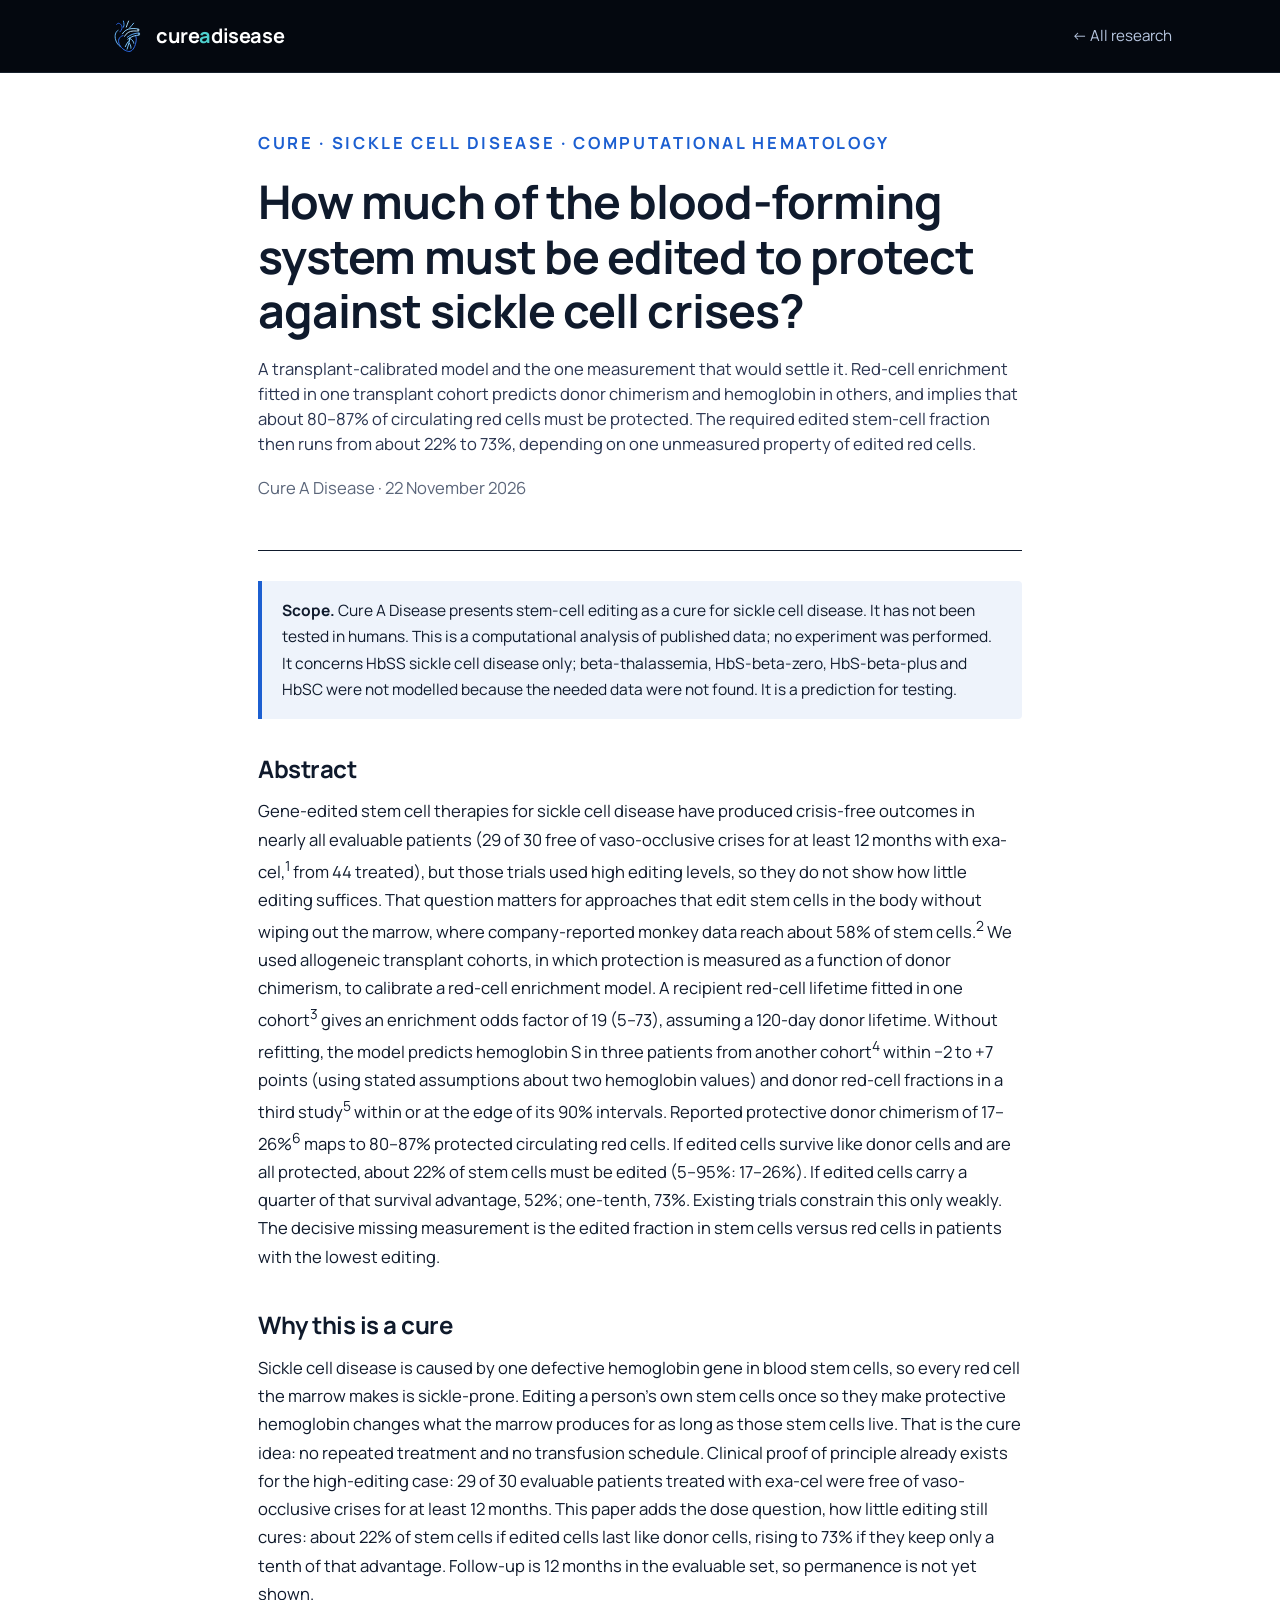
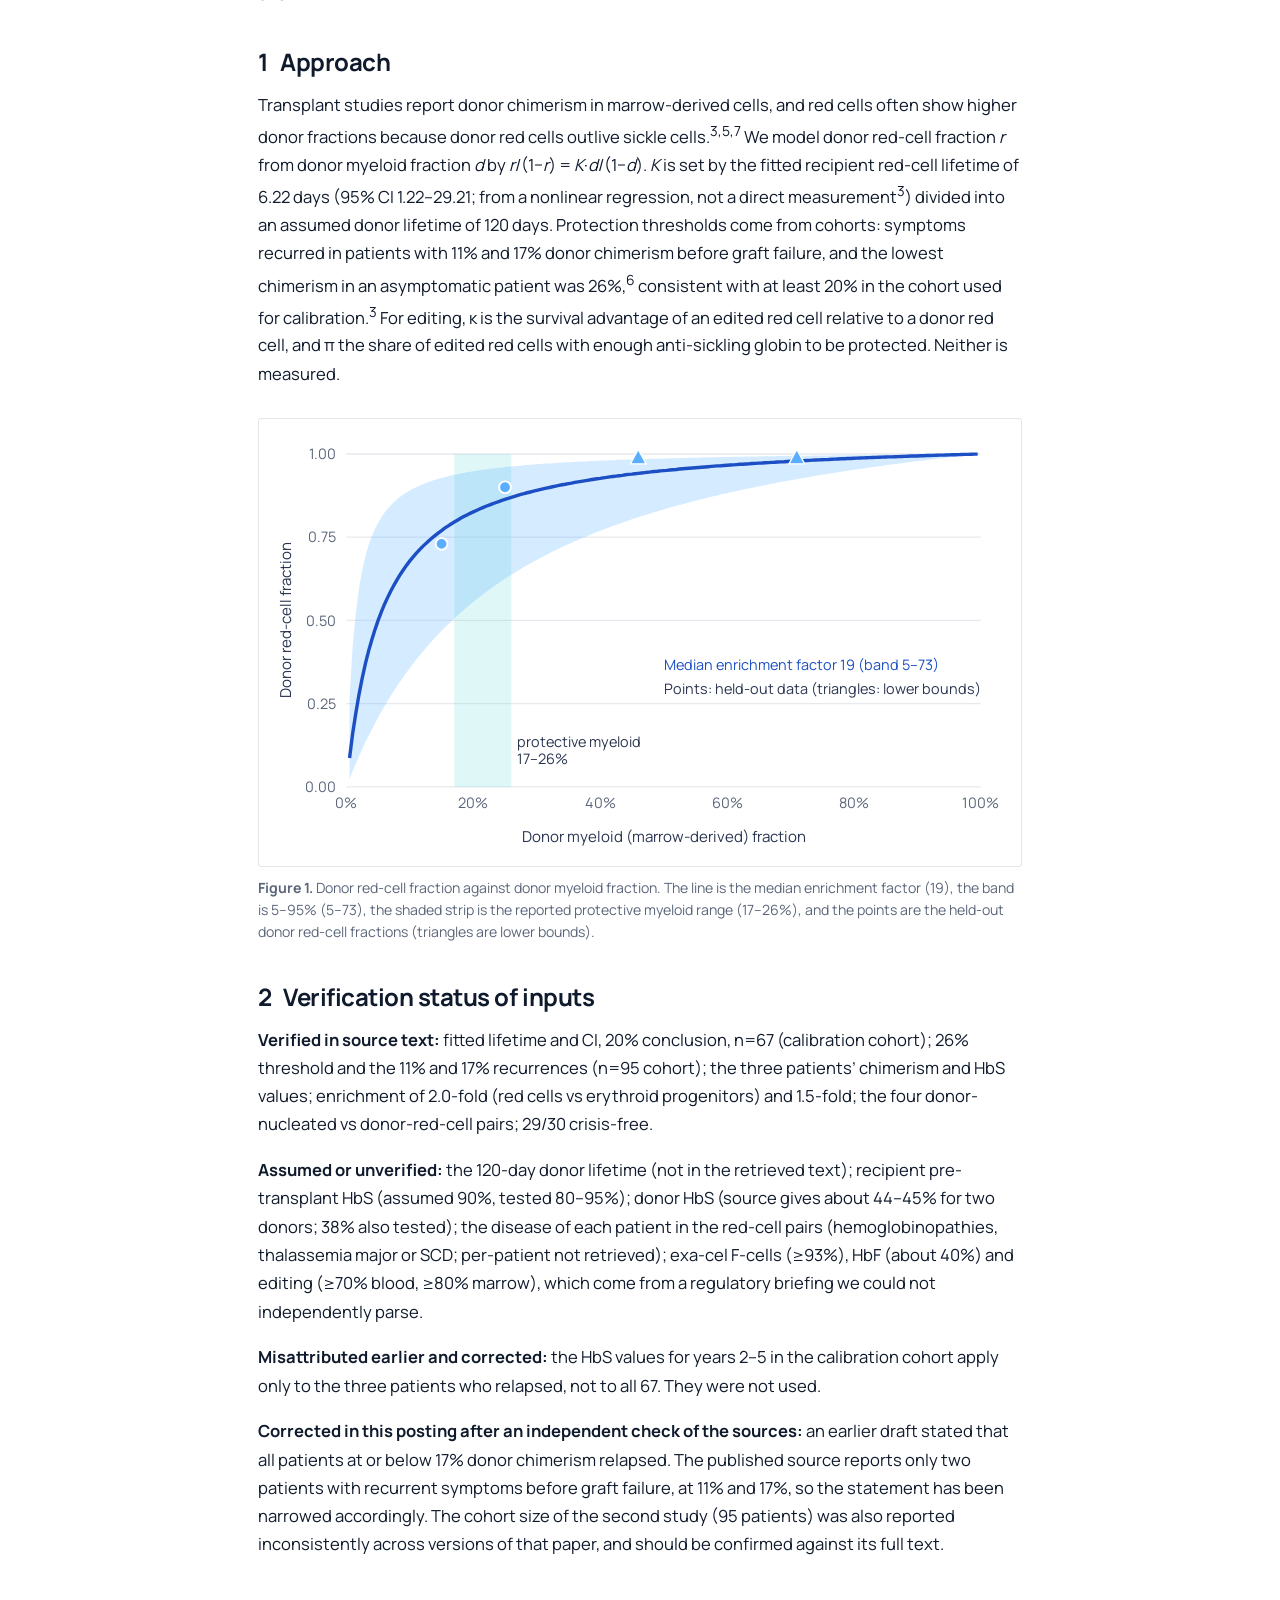
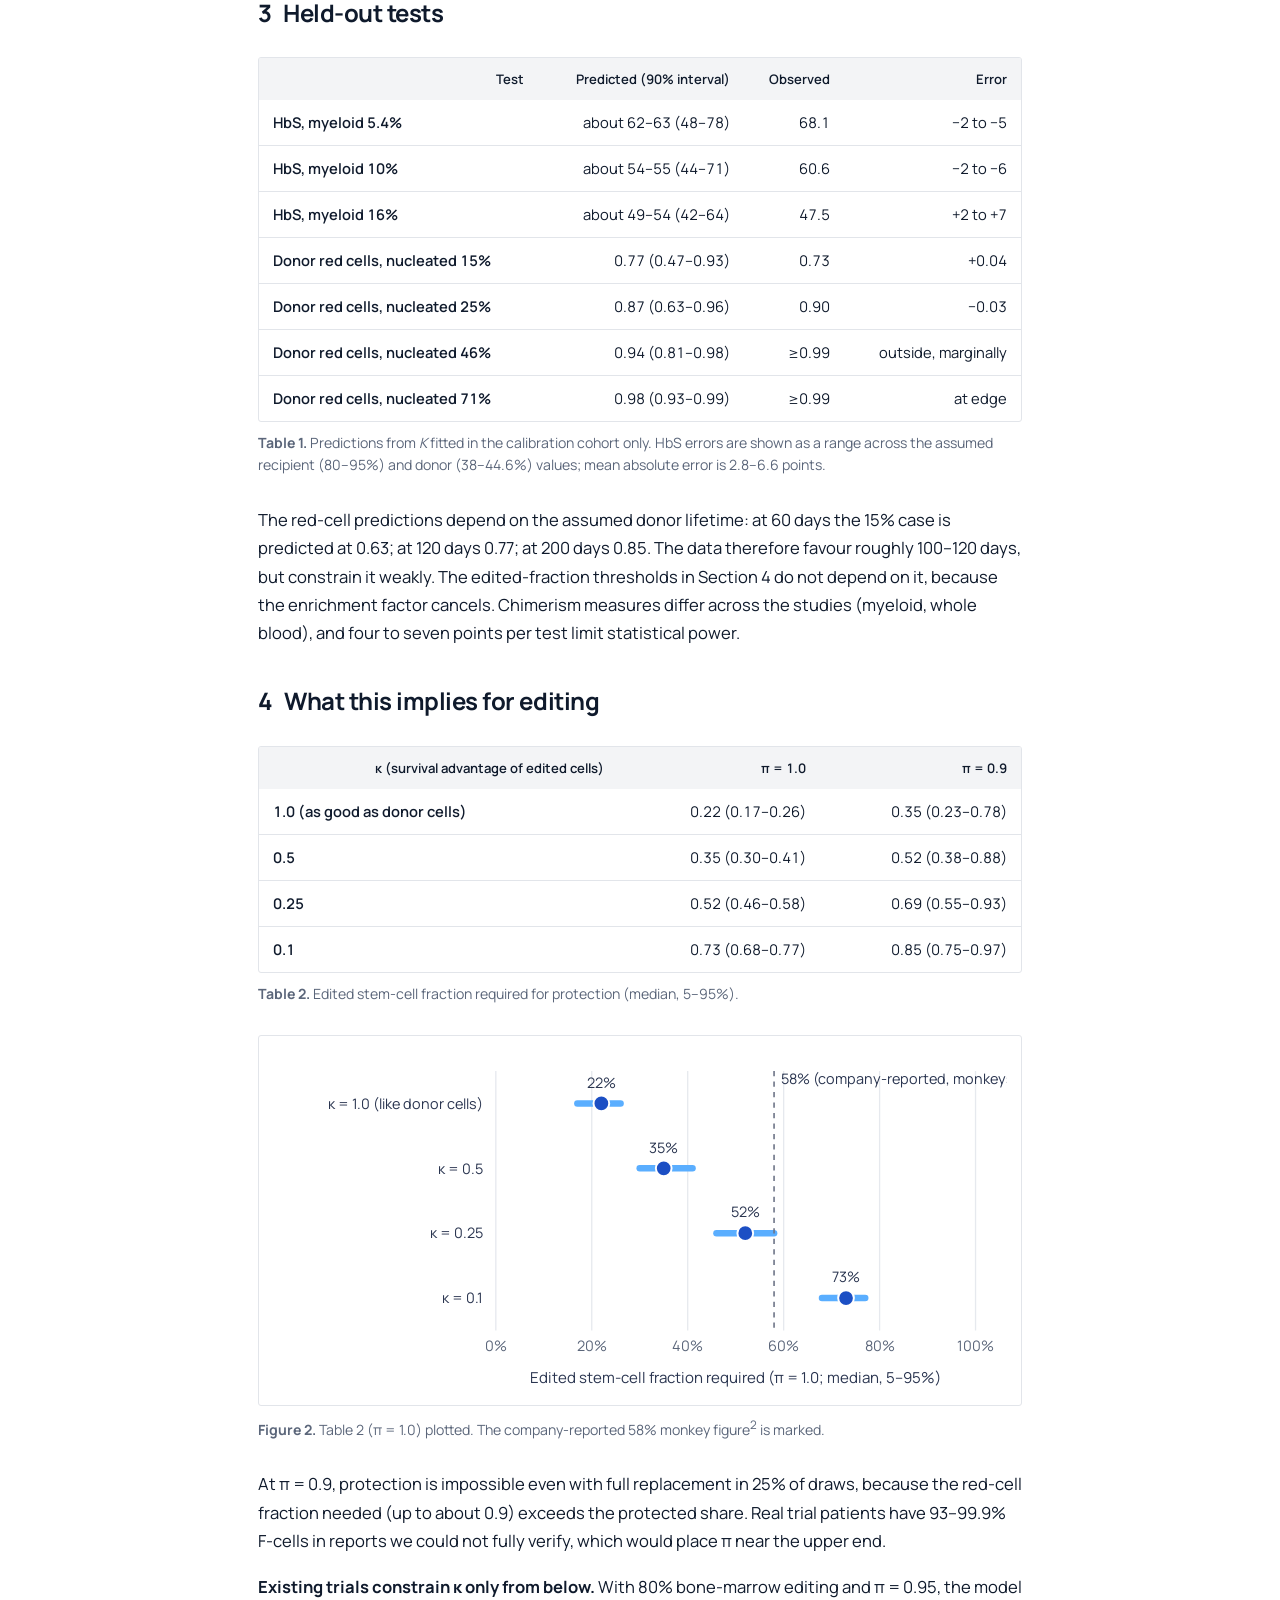
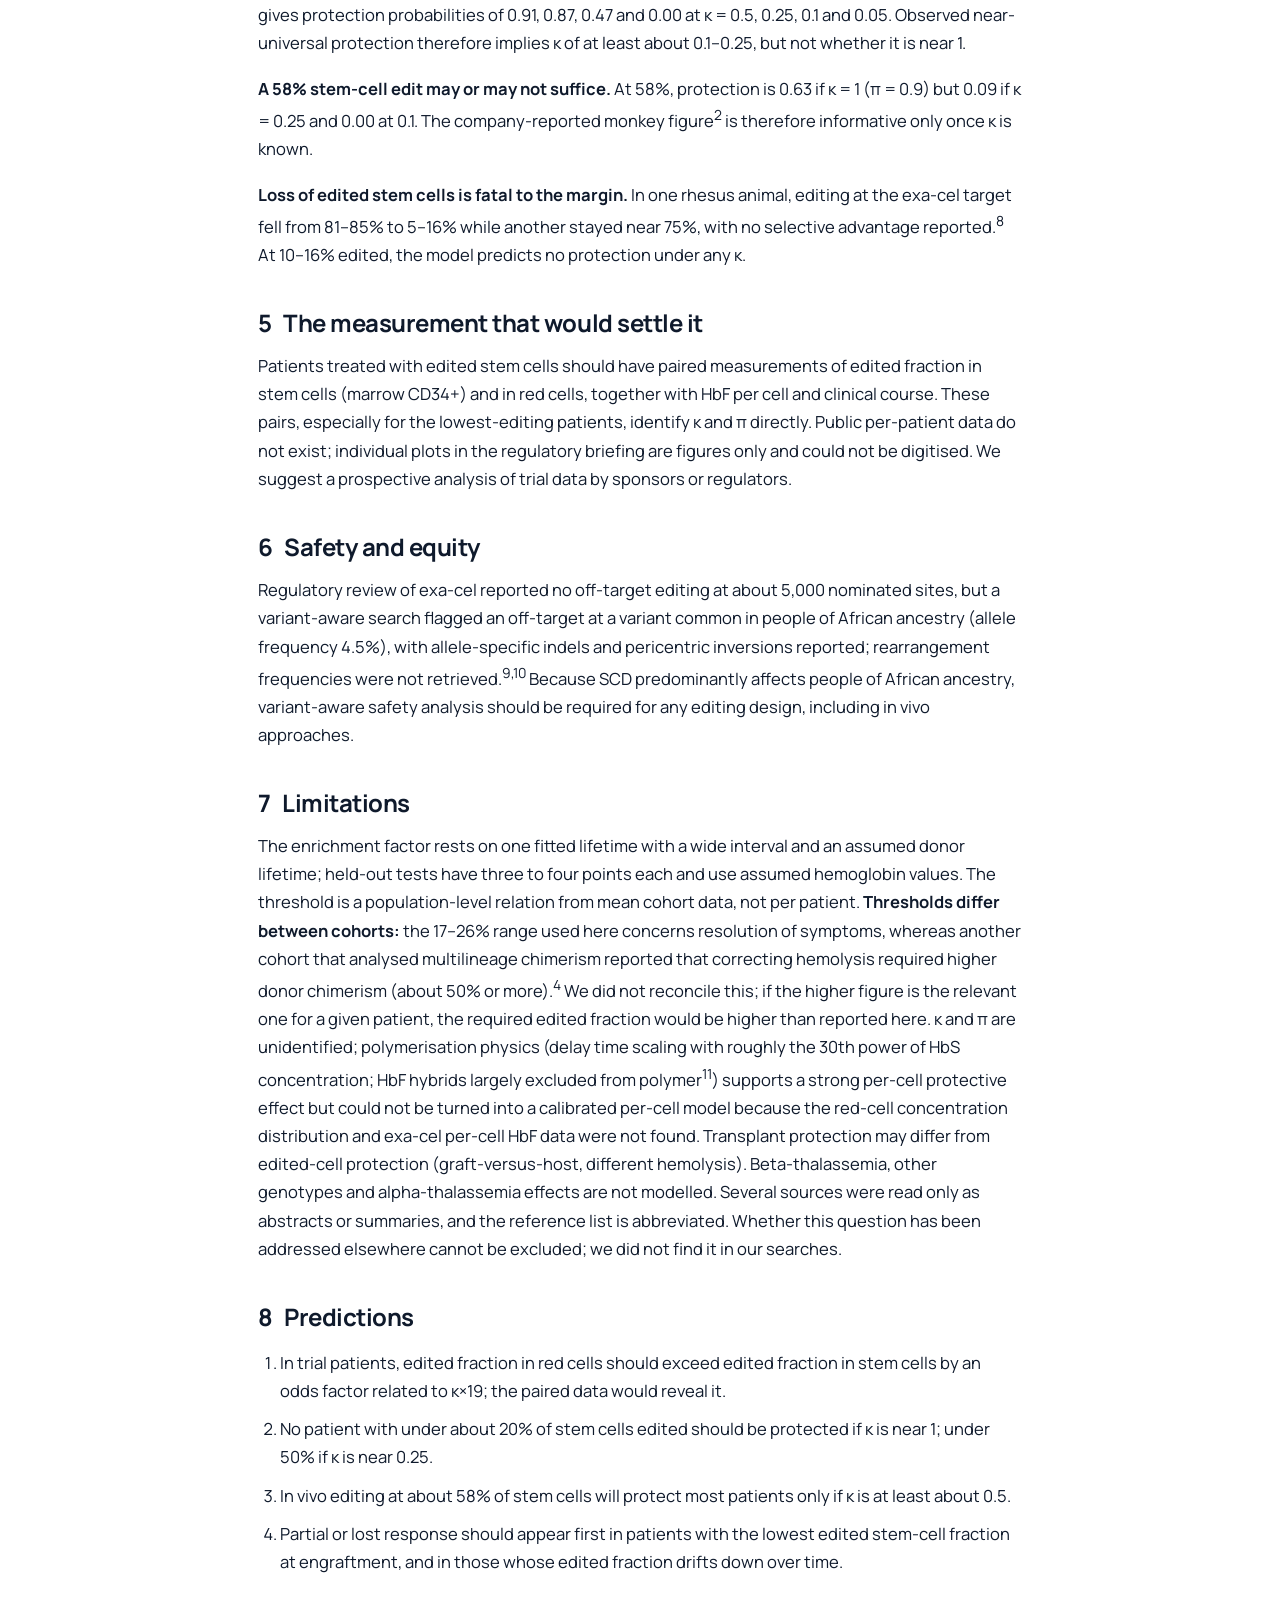
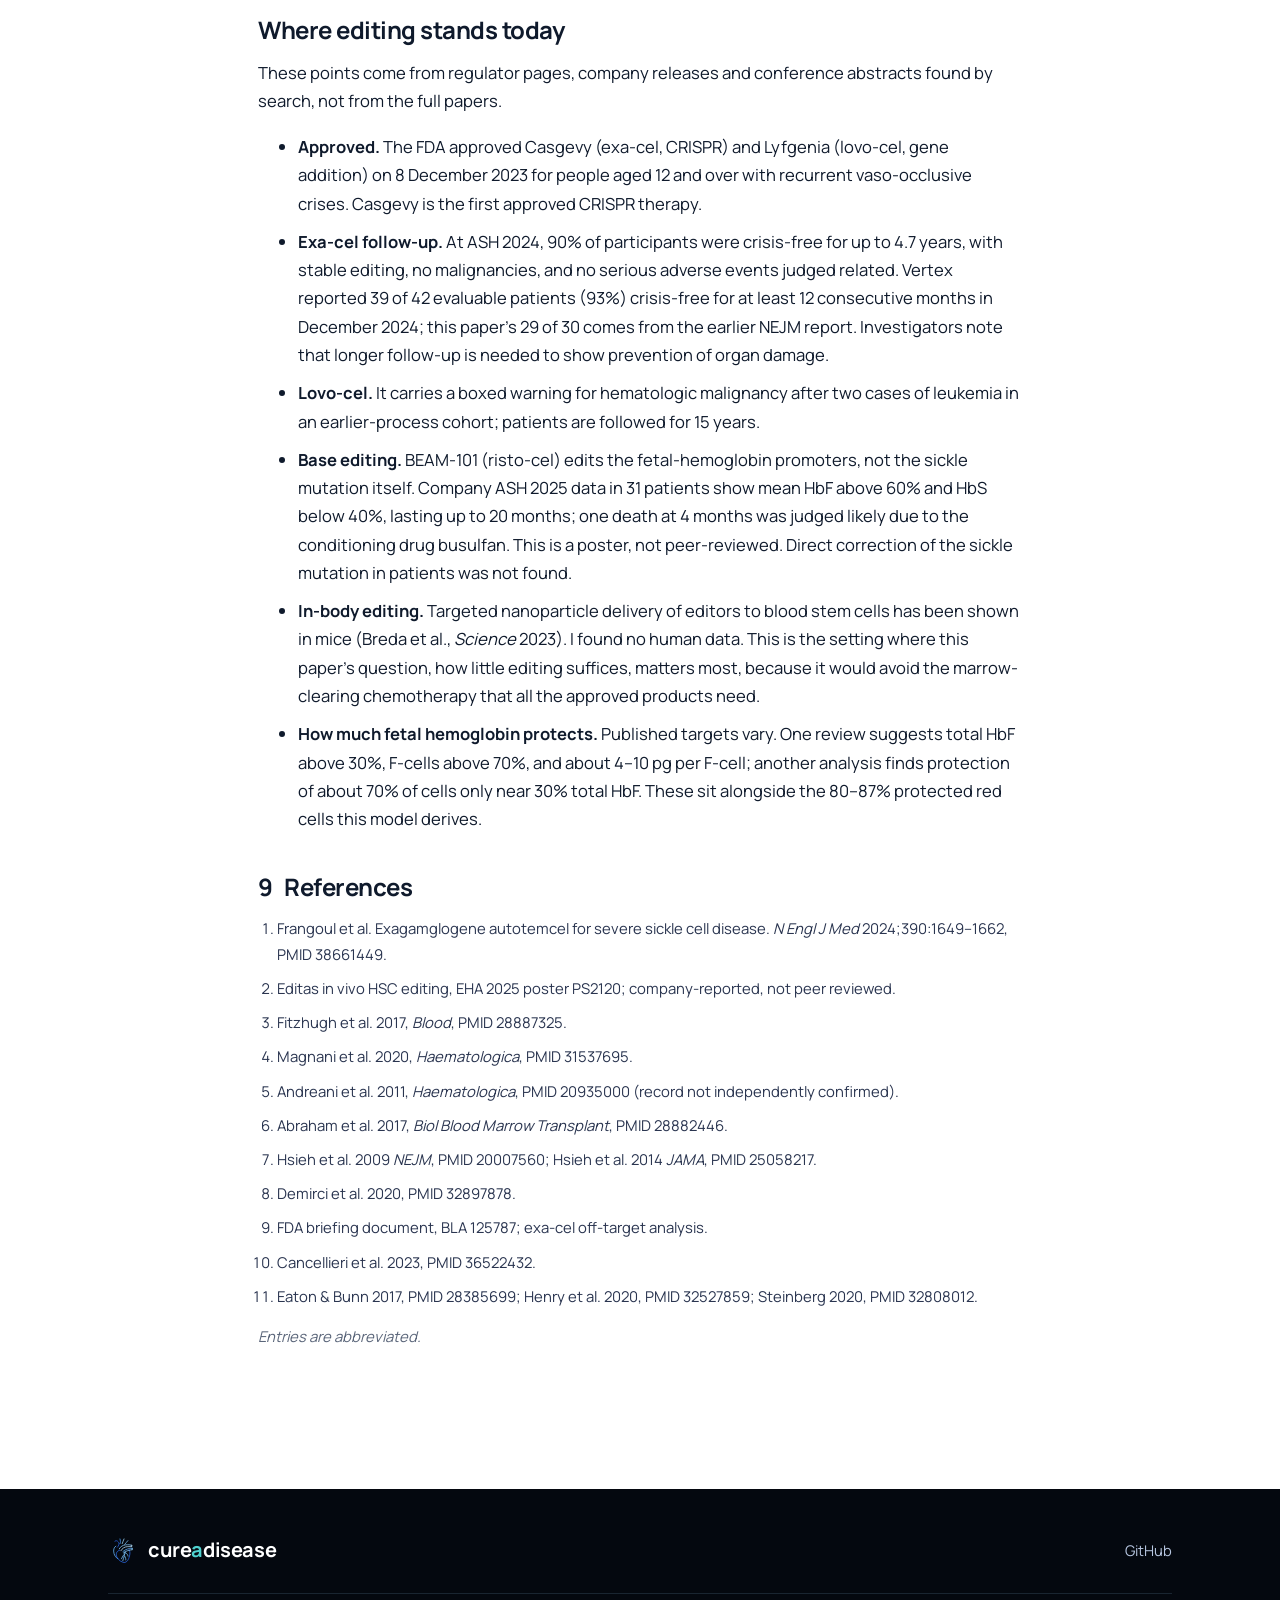
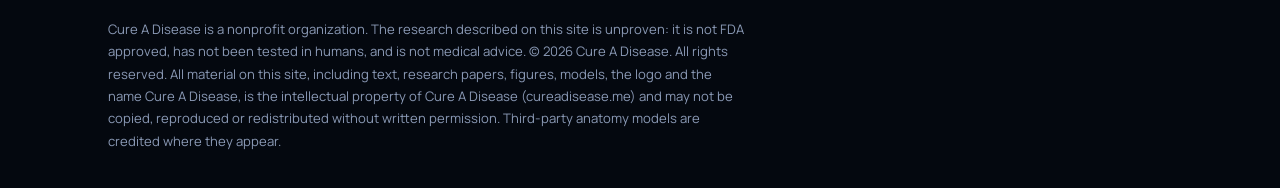
<file: sickle.html>
<!DOCTYPE html>
<html lang="en">
<head>
<meta charset="utf-8">
<meta name="viewport" content="width=device-width, initial-scale=1">
<title>A cure for sickle cell disease | Cure A Disease</title>
<meta name="description" content="A cure for sickle cell disease: a transplant-calibrated model of how much of the blood-forming system must be edited.">
<link rel="icon" type="image/svg+xml" href="data:image/svg+xml,%3Csvg%20xmlns=%22http://www.w3.org/2000/svg%22%20viewBox=%220%200%20374%20390%22%3E%3Cg%20fill=%22none%22%20stroke-width=%2216%22%20stroke-linecap=%22round%22%3E%3Cpath%20d=%22M90%2074C96%2054%20128%2060%20142%2088C152%20108%20144%20132%20124%20152%22%20stroke=%22%232a62e0%22/%3E%3Cpath%20d=%22M160%2040C166%2064%20172%2084%20160%20104%22%20stroke=%22%234aa3ff%22/%3E%3Cpath%20d=%22M214%2040C206%2062%20196%2082%20190%20102%22%20stroke=%22%23a9defc%22/%3E%3Cpath%20d=%22M266%2062C250%2080%20240%2096%20224%20112%22%20stroke=%22%237cc6ff%22/%3E%3Cpath%20d=%22M150%20172C168%20142%20198%20122%20238%20119C268%20116%20298%20118%20312%20123%22%20stroke=%22%238fd3ff%22/%3E%3Cpath%20d=%22M200%20208C236%20178%20278%20166%20322%20163%22%20stroke=%22%235aaeff%22/%3E%3Cpath%20d=%22M104%20136C78%20150%2066%20190%2080%20236C88%20266%20108%20292%20130%20306%22%20stroke=%22%236cbcff%22/%3E%3Cpath%20d=%22M156%20190C112%20202%2098%20242%20120%20286C145%20332%20185%20352%20216%20356C252%20356%20276%20320%20288%20268C296%20236%20296%20212%20286%20188%22%20stroke=%22%232f6ff0%22/%3E%3Cpath%20d=%22M226%20214C224%20250%20214%20284%20198%20332M226%20236C206%20256%20190%20280%20180%20306M232%20222C256%20238%20266%20254%20268%20270M224%20272C236%20290%20240%20308%20238%20322%22%20stroke=%22%237ec8ff%22/%3E%3C/g%3E%3C/svg%3E">
<link rel="preconnect" href="https://fonts.googleapis.com">
<link rel="preconnect" href="https://fonts.gstatic.com" crossorigin>
<link href="https://fonts.googleapis.com/css2?family=Manrope:wght@400;500;600;700;800&display=swap" rel="stylesheet">
<link rel="stylesheet" href="styles.css">
<link rel="stylesheet" href="paper.css">
</head>
<body>
<svg width="0" height="0" style="position:absolute" aria-hidden="true" focusable="false"><defs><symbol id="logo" viewBox="0 0 374 390"><g fill="none" stroke-width="10" stroke-linecap="round" stroke-linejoin="round"><path d="M90 74C96 54 128 60 142 88C152 108 144 132 124 152" stroke="#2a62e0"/><path d="M160 40C166 64 172 84 160 104" stroke="#4aa3ff"/><path d="M214 40C206 62 196 82 190 102" stroke="#a9defc"/><path d="M266 62C250 80 240 96 224 112" stroke="#7cc6ff"/><path d="M150 172C168 142 198 122 238 119C268 116 298 118 312 123" stroke="#8fd3ff"/><path d="M200 208C236 178 278 166 322 163" stroke="#5aaeff"/><path d="M104 136C78 150 66 190 80 236C88 266 108 292 130 306" stroke="#6cbcff"/><path d="M156 190C112 202 98 242 120 286C145 332 185 352 216 356C252 356 276 320 288 268C296 236 296 212 286 188" stroke="#2f6ff0"/><path d="M226 214C224 250 214 284 198 332M226 236C206 256 190 280 180 306M232 222C256 238 266 254 268 270M224 272C236 290 240 308 238 322" stroke="#7ec8ff"/><path d="M172 198C190 164 224 144 262 143C288 142 304 145 314 143" stroke="#bfe6ff"/><path d="M206 228C240 200 282 188 322 185" stroke="#8fd3ff"/><ellipse cx="314" cy="132" rx="6" ry="11" stroke="#bfe6ff" stroke-width="7"/><ellipse cx="322" cy="174" rx="6" ry="10" stroke="#8fd3ff" stroke-width="7"/></g></symbol></defs></svg>
<a class="skip" href="#main">Skip to content</a>
<header class="site"><div class="wrap">
  <a class="brand" href="index.html" aria-label="Cure A Disease, home">
    <svg class="mark" width="36" height="38" viewBox="0 0 374 390" aria-hidden="true"><use href="#logo"/></svg>
    <span class="word">cure<i>a</i>disease</span>
  </a>
  <nav class="main" aria-label="Main"><a class="link" href="index.html#research">&larr; All research</a></nav>
</div></header>

<main id="main">
<article class="paper wrap">
  <header class="p-head">
    <p class="kicker">Cure &middot; Sickle cell disease &middot; Computational hematology</p>
    <h1>How much of the blood-forming system must be edited to protect against sickle cell crises?</h1>
    <p class="deck">A transplant-calibrated model and the one measurement that would settle it. Red-cell enrichment fitted in one transplant cohort predicts donor chimerism and hemoglobin in others, and implies that about 80&ndash;87% of circulating red cells must be protected. The required edited stem-cell fraction then runs from about 22% to 73%, depending on one unmeasured property of edited red cells.</p>
    <p class="byline">Cure A Disease &middot; 22 November 2026</p>
  </header>
  <aside class="scope"><strong>Scope.</strong> Cure A Disease presents stem-cell editing as a cure for sickle cell disease. It has not been tested in humans. This is a computational analysis of published data; no experiment was performed. It concerns HbSS sickle cell disease only; beta-thalassemia, HbS-beta-zero, HbS-beta-plus and HbSC were not modelled because the needed data were not found. It is a prediction for testing.</aside>

  <section><h2>Abstract</h2>
  <p>Gene-edited stem cell therapies for sickle cell disease have produced crisis-free outcomes in nearly all evaluable patients (29 of 30 free of vaso-occlusive crises for at least 12 months with exa-cel,<sup>1</sup> from 44 treated), but those trials used high editing levels, so they do not show how little editing suffices. That question matters for approaches that edit stem cells in the body without wiping out the marrow, where company-reported monkey data reach about 58% of stem cells.<sup>2</sup> We used allogeneic transplant cohorts, in which protection is measured as a function of donor chimerism, to calibrate a red-cell enrichment model. A recipient red-cell lifetime fitted in one cohort<sup>3</sup> gives an enrichment odds factor of 19 (5&ndash;73), assuming a 120-day donor lifetime. Without refitting, the model predicts hemoglobin S in three patients from another cohort<sup>4</sup> within &minus;2 to +7 points (using stated assumptions about two hemoglobin values) and donor red-cell fractions in a third study<sup>5</sup> within or at the edge of its 90% intervals. Reported protective donor chimerism of 17&ndash;26%<sup>6</sup> maps to 80&ndash;87% protected circulating red cells. If edited cells survive like donor cells and are all protected, about 22% of stem cells must be edited (5&ndash;95%: 17&ndash;26%). If edited cells carry a quarter of that survival advantage, 52%; one-tenth, 73%. Existing trials constrain this only weakly. The decisive missing measurement is the edited fraction in stem cells versus red cells in patients with the lowest editing.</p></section>

  <section><h2>Why this is a cure</h2>
    <p>Sickle cell disease is caused by one defective hemoglobin gene in blood stem cells, so every red cell the marrow makes is sickle-prone. Editing a person&rsquo;s own stem cells once so they make protective hemoglobin changes what the marrow produces for as long as those stem cells live. That is the cure idea: no repeated treatment and no transfusion schedule. Clinical proof of principle already exists for the high-editing case: 29 of 30 evaluable patients treated with exa-cel were free of vaso-occlusive crises for at least 12 months. This paper adds the dose question, how little editing still cures: about 22% of stem cells if edited cells last like donor cells, rising to 73% if they keep only a tenth of that advantage. Follow-up is 12 months in the evaluable set, so permanence is not yet shown.</p>
  </section>
  <section><h2>1&ensp;Approach</h2>
  <p>Transplant studies report donor chimerism in marrow-derived cells, and red cells often show higher donor fractions because donor red cells outlive sickle cells.<sup>3,5,7</sup> We model donor red-cell fraction <i>r</i> from donor myeloid fraction <i>d</i> by <i>r</i>/(1&minus;<i>r</i>) = <i>K</i>&middot;<i>d</i>/(1&minus;<i>d</i>). <i>K</i> is set by the fitted recipient red-cell lifetime of 6.22 days (95% CI 1.22&ndash;29.21; from a nonlinear regression, not a direct measurement<sup>3</sup>) divided into an assumed donor lifetime of 120 days. Protection thresholds come from cohorts: symptoms recurred in patients with 11% and 17% donor chimerism before graft failure, and the lowest chimerism in an asymptomatic patient was 26%,<sup>6</sup> consistent with at least 20% in the cohort used for calibration.<sup>3</sup> For editing, &kappa; is the survival advantage of an edited red cell relative to a donor red cell, and &pi; the share of edited red cells with enough anti-sickling globin to be protected. Neither is measured.</p>
  <figure><div class="chartwrap"><svg viewBox="0 0 560 320" role="img" aria-label="Donor red-cell fraction against donor myeloid fraction" class="chart"><line x1="56" x2="540" y1="270" y2="270" class="g"/><text x="48" y="274" class="tk" text-anchor="end">0.00</text><line x1="56" x2="540" y1="206.5" y2="206.5" class="g"/><text x="48" y="210.5" class="tk" text-anchor="end">0.25</text><line x1="56" x2="540" y1="143.0" y2="143.0" class="g"/><text x="48" y="147.0" class="tk" text-anchor="end">0.50</text><line x1="56" x2="540" y1="79.5" y2="79.5" class="g"/><text x="48" y="83.5" class="tk" text-anchor="end">0.75</text><line x1="56" x2="540" y1="16" y2="16" class="g"/><text x="48" y="20" class="tk" text-anchor="end">1.00</text><text x="56" y="286" class="tk" text-anchor="middle">0%</text><text x="152.8" y="286" class="tk" text-anchor="middle">20%</text><text x="249.60000000000002" y="286" class="tk" text-anchor="middle">40%</text><text x="346.4" y="286" class="tk" text-anchor="middle">60%</text><text x="443.20000000000005" y="286" class="tk" text-anchor="middle">80%</text><text x="540" y="286" class="tk" text-anchor="middle">100%</text><rect x="138.28" y="16" width="43.56" height="254" fill="#4fd1cf" opacity=".18"/><text x="185.84" y="239.52" class="lb">protective myeloid</text><text x="185.84" y="252.52" class="lb">17&#8211;26%</text><path d="M58.4 201.8 L60.8 162.2 L63.3 136.3 L65.7 118.0 L68.1 104.4 L70.5 94.0 L72.9 85.6 L75.4 78.8 L77.8 73.2 L80.2 68.5 L82.6 64.4 L85.0 60.9 L87.5 57.8 L89.9 55.1 L92.3 52.7 L94.7 50.6 L97.1 48.6 L99.6 46.9 L102.0 45.3 L104.4 43.9 L106.8 42.6 L109.2 41.3 L111.7 40.2 L114.1 39.2 L116.5 38.2 L118.9 37.3 L121.3 36.5 L123.8 35.7 L126.2 35.0 L128.6 34.3 L131.0 33.7 L133.4 33.0 L135.9 32.5 L138.3 31.9 L140.7 31.4 L143.1 30.9 L145.5 30.5 L148.0 30.0 L150.4 29.6 L152.8 29.2 L155.2 28.8 L157.6 28.4 L160.1 28.1 L162.5 27.8 L164.9 27.4 L167.3 27.1 L169.7 26.8 L172.2 26.6 L174.6 26.3 L177.0 26.0 L179.4 25.8 L181.8 25.5 L184.3 25.3 L186.7 25.1 L189.1 24.9 L191.5 24.6 L193.9 24.4 L196.4 24.2 L198.8 24.1 L201.2 23.9 L203.6 23.7 L206.0 23.5 L208.5 23.3 L210.9 23.2 L213.3 23.0 L215.7 22.9 L218.1 22.7 L220.6 22.6 L223.0 22.4 L225.4 22.3 L227.8 22.2 L230.2 22.0 L232.7 21.9 L235.1 21.8 L237.5 21.7 L239.9 21.6 L242.3 21.4 L244.8 21.3 L247.2 21.2 L249.6 21.1 L252.0 21.0 L254.4 20.9 L256.9 20.8 L259.3 20.7 L261.7 20.6 L264.1 20.5 L266.5 20.4 L269.0 20.4 L271.4 20.3 L273.8 20.2 L276.2 20.1 L278.6 20.0 L281.1 19.9 L283.5 19.9 L285.9 19.8 L288.3 19.7 L290.7 19.6 L293.2 19.6 L295.6 19.5 L298.0 19.4 L300.4 19.4 L302.8 19.3 L305.3 19.2 L307.7 19.2 L310.1 19.1 L312.5 19.0 L314.9 19.0 L317.4 18.9 L319.8 18.9 L322.2 18.8 L324.6 18.8 L327.0 18.7 L329.5 18.7 L331.9 18.6 L334.3 18.5 L336.7 18.5 L339.1 18.4 L341.6 18.4 L344.0 18.3 L346.4 18.3 L348.8 18.3 L351.2 18.2 L353.7 18.2 L356.1 18.1 L358.5 18.1 L360.9 18.0 L363.3 18.0 L365.8 17.9 L368.2 17.9 L370.6 17.9 L373.0 17.8 L375.4 17.8 L377.9 17.7 L380.3 17.7 L382.7 17.7 L385.1 17.6 L387.5 17.6 L390.0 17.6 L392.4 17.5 L394.8 17.5 L397.2 17.4 L399.6 17.4 L402.1 17.4 L404.5 17.3 L406.9 17.3 L409.3 17.3 L411.7 17.2 L414.2 17.2 L416.6 17.2 L419.0 17.2 L421.4 17.1 L423.8 17.1 L426.3 17.1 L428.7 17.0 L431.1 17.0 L433.5 17.0 L435.9 16.9 L438.4 16.9 L440.8 16.9 L443.2 16.9 L445.6 16.8 L448.0 16.8 L450.5 16.8 L452.9 16.8 L455.3 16.7 L457.7 16.7 L460.1 16.7 L462.6 16.7 L465.0 16.6 L467.4 16.6 L469.8 16.6 L472.2 16.6 L474.7 16.5 L477.1 16.5 L479.5 16.5 L481.9 16.5 L484.3 16.5 L486.8 16.4 L489.2 16.4 L491.6 16.4 L494.0 16.4 L496.4 16.3 L498.9 16.3 L501.3 16.3 L503.7 16.3 L506.1 16.3 L508.5 16.2 L511.0 16.2 L513.4 16.2 L515.8 16.2 L518.2 16.2 L520.6 16.1 L523.1 16.1 L525.5 16.1 L527.9 16.1 L530.3 16.1 L532.7 16.1 L535.2 16.0 L537.6 16.0 L537.6 16.3 L535.2 16.5 L532.7 16.8 L530.3 17.0 L527.9 17.3 L525.5 17.6 L523.1 17.8 L520.6 18.1 L518.2 18.4 L515.8 18.6 L513.4 18.9 L511.0 19.2 L508.5 19.5 L506.1 19.8 L503.7 20.1 L501.3 20.3 L498.9 20.6 L496.4 20.9 L494.0 21.2 L491.6 21.5 L489.2 21.8 L486.8 22.1 L484.3 22.4 L481.9 22.7 L479.5 23.1 L477.1 23.4 L474.7 23.7 L472.2 24.0 L469.8 24.3 L467.4 24.7 L465.0 25.0 L462.6 25.3 L460.1 25.7 L457.7 26.0 L455.3 26.3 L452.9 26.7 L450.5 27.0 L448.0 27.4 L445.6 27.7 L443.2 28.1 L440.8 28.5 L438.4 28.8 L435.9 29.2 L433.5 29.6 L431.1 29.9 L428.7 30.3 L426.3 30.7 L423.8 31.1 L421.4 31.5 L419.0 31.9 L416.6 32.3 L414.2 32.7 L411.7 33.1 L409.3 33.5 L406.9 33.9 L404.5 34.3 L402.1 34.8 L399.6 35.2 L397.2 35.6 L394.8 36.1 L392.4 36.5 L390.0 36.9 L387.5 37.4 L385.1 37.8 L382.7 38.3 L380.3 38.8 L377.9 39.2 L375.4 39.7 L373.0 40.2 L370.6 40.7 L368.2 41.2 L365.8 41.7 L363.3 42.2 L360.9 42.7 L358.5 43.2 L356.1 43.7 L353.7 44.3 L351.2 44.8 L348.8 45.3 L346.4 45.9 L344.0 46.4 L341.6 47.0 L339.1 47.6 L336.7 48.1 L334.3 48.7 L331.9 49.3 L329.5 49.9 L327.0 50.5 L324.6 51.1 L322.2 51.7 L319.8 52.3 L317.4 53.0 L314.9 53.6 L312.5 54.3 L310.1 54.9 L307.7 55.6 L305.3 56.3 L302.8 56.9 L300.4 57.6 L298.0 58.3 L295.6 59.0 L293.2 59.8 L290.7 60.5 L288.3 61.2 L285.9 62.0 L283.5 62.7 L281.1 63.5 L278.6 64.3 L276.2 65.1 L273.8 65.9 L271.4 66.7 L269.0 67.5 L266.5 68.4 L264.1 69.2 L261.7 70.1 L259.3 71.0 L256.9 71.9 L254.4 72.8 L252.0 73.7 L249.6 74.6 L247.2 75.6 L244.8 76.5 L242.3 77.5 L239.9 78.5 L237.5 79.5 L235.1 80.5 L232.7 81.6 L230.2 82.6 L227.8 83.7 L225.4 84.8 L223.0 85.9 L220.6 87.0 L218.1 88.2 L215.7 89.4 L213.3 90.5 L210.9 91.8 L208.5 93.0 L206.0 94.2 L203.6 95.5 L201.2 96.8 L198.8 98.1 L196.4 99.5 L193.9 100.9 L191.5 102.3 L189.1 103.7 L186.7 105.1 L184.3 106.6 L181.8 108.1 L179.4 109.7 L177.0 111.2 L174.6 112.9 L172.2 114.5 L169.7 116.2 L167.3 117.9 L164.9 119.6 L162.5 121.4 L160.1 123.2 L157.6 125.1 L155.2 127.0 L152.8 128.9 L150.4 130.9 L148.0 132.9 L145.5 135.0 L143.1 137.1 L140.7 139.3 L138.3 141.5 L135.9 143.8 L133.4 146.1 L131.0 148.5 L128.6 150.9 L126.2 153.4 L123.8 156.0 L121.3 158.7 L118.9 161.4 L116.5 164.2 L114.1 167.0 L111.7 170.0 L109.2 173.0 L106.8 176.1 L104.4 179.3 L102.0 182.6 L99.6 186.0 L97.1 189.4 L94.7 193.0 L92.3 196.7 L89.9 200.5 L87.5 204.5 L85.0 208.5 L82.6 212.7 L80.2 217.1 L77.8 221.6 L75.4 226.2 L72.9 231.0 L70.5 236.0 L68.1 241.1 L65.7 246.5 L63.3 252.0 L60.8 257.8 L58.4 263.8Z" fill="#5aaeff" opacity=".25"/><path d="M58.4 247.9 L60.8 229.1 L63.3 213.0 L65.7 199.0 L68.1 186.8 L70.5 176.0 L72.9 166.4 L75.4 157.8 L77.8 150.0 L80.2 143.0 L82.6 136.6 L85.0 130.8 L87.5 125.4 L89.9 120.5 L92.3 116.0 L94.7 111.8 L97.1 107.9 L99.6 104.2 L102.0 100.8 L104.4 97.6 L106.8 94.7 L109.2 91.9 L111.7 89.2 L114.1 86.7 L116.5 84.4 L118.9 82.2 L121.3 80.1 L123.8 78.1 L126.2 76.2 L128.6 74.4 L131.0 72.6 L133.4 71.0 L135.9 69.4 L138.3 67.9 L140.7 66.5 L143.1 65.1 L145.5 63.8 L148.0 62.5 L150.4 61.3 L152.8 60.2 L155.2 59.1 L157.6 58.0 L160.1 56.9 L162.5 55.9 L164.9 55.0 L167.3 54.1 L169.7 53.2 L172.2 52.3 L174.6 51.4 L177.0 50.6 L179.4 49.9 L181.8 49.1 L184.3 48.4 L186.7 47.6 L189.1 46.9 L191.5 46.3 L193.9 45.6 L196.4 45.0 L198.8 44.4 L201.2 43.8 L203.6 43.2 L206.0 42.6 L208.5 42.1 L210.9 41.6 L213.3 41.0 L215.7 40.5 L218.1 40.0 L220.6 39.5 L223.0 39.1 L225.4 38.6 L227.8 38.2 L230.2 37.7 L232.7 37.3 L235.1 36.9 L237.5 36.5 L239.9 36.1 L242.3 35.7 L244.8 35.3 L247.2 34.9 L249.6 34.6 L252.0 34.2 L254.4 33.9 L256.9 33.5 L259.3 33.2 L261.7 32.9 L264.1 32.6 L266.5 32.3 L269.0 31.9 L271.4 31.6 L273.8 31.4 L276.2 31.1 L278.6 30.8 L281.1 30.5 L283.5 30.2 L285.9 30.0 L288.3 29.7 L290.7 29.4 L293.2 29.2 L295.6 28.9 L298.0 28.7 L300.4 28.5 L302.8 28.2 L305.3 28.0 L307.7 27.8 L310.1 27.5 L312.5 27.3 L314.9 27.1 L317.4 26.9 L319.8 26.7 L322.2 26.5 L324.6 26.3 L327.0 26.1 L329.5 25.9 L331.9 25.7 L334.3 25.5 L336.7 25.3 L339.1 25.1 L341.6 25.0 L344.0 24.8 L346.4 24.6 L348.8 24.4 L351.2 24.3 L353.7 24.1 L356.1 23.9 L358.5 23.8 L360.9 23.6 L363.3 23.5 L365.8 23.3 L368.2 23.2 L370.6 23.0 L373.0 22.9 L375.4 22.7 L377.9 22.6 L380.3 22.4 L382.7 22.3 L385.1 22.1 L387.5 22.0 L390.0 21.9 L392.4 21.7 L394.8 21.6 L397.2 21.5 L399.6 21.3 L402.1 21.2 L404.5 21.1 L406.9 21.0 L409.3 20.9 L411.7 20.7 L414.2 20.6 L416.6 20.5 L419.0 20.4 L421.4 20.3 L423.8 20.2 L426.3 20.0 L428.7 19.9 L431.1 19.8 L433.5 19.7 L435.9 19.6 L438.4 19.5 L440.8 19.4 L443.2 19.3 L445.6 19.2 L448.0 19.1 L450.5 19.0 L452.9 18.9 L455.3 18.8 L457.7 18.7 L460.1 18.6 L462.6 18.5 L465.0 18.4 L467.4 18.3 L469.8 18.2 L472.2 18.2 L474.7 18.1 L477.1 18.0 L479.5 17.9 L481.9 17.8 L484.3 17.7 L486.8 17.6 L489.2 17.6 L491.6 17.5 L494.0 17.4 L496.4 17.3 L498.9 17.2 L501.3 17.2 L503.7 17.1 L506.1 17.0 L508.5 16.9 L511.0 16.9 L513.4 16.8 L515.8 16.7 L518.2 16.6 L520.6 16.6 L523.1 16.5 L525.5 16.4 L527.9 16.3 L530.3 16.3 L532.7 16.2 L535.2 16.1 L537.6 16.1" class="l2"/><circle cx="128.6" cy="84.58000000000001" r="4.5" class="dot l1d"/><circle cx="177.0" cy="41.400000000000006" r="4.5" class="dot l1d"/><path d="M278.64 12.539999999999992l6 11h-12z" class="l1d" stroke="#fff"/><path d="M399.64 12.539999999999992l6 11h-12z" class="l1d" stroke="#fff"/><text x="298.0" y="181.10000000000002" class="lb c2">Median enrichment factor 19 (band 5&#8211;73)</text><text x="298.0" y="198.88" class="lb">Points: held-out data (triangles: lower bounds)</text><text x="298.0" y="312" class="ax" text-anchor="middle">Donor myeloid (marrow-derived) fraction</text><text transform="translate(14 143.0) rotate(-90)" class="ax" text-anchor="middle">Donor red-cell fraction</text></svg></div>
  <figcaption><b>Figure 1.</b> Donor red-cell fraction against donor myeloid fraction. The line is the median enrichment factor (19), the band is 5&ndash;95% (5&ndash;73), the shaded strip is the reported protective myeloid range (17&ndash;26%), and the points are the held-out donor red-cell fractions (triangles are lower bounds).</figcaption></figure></section>

  <section><h2>2&ensp;Verification status of inputs</h2>
  <p><b>Verified in source text:</b> fitted lifetime and CI, 20% conclusion, n=67 (calibration cohort); 26% threshold and the 11% and 17% recurrences (n=95 cohort); the three patients&rsquo; chimerism and HbS values; enrichment of 2.0-fold (red cells vs erythroid progenitors) and 1.5-fold; the four donor-nucleated vs donor-red-cell pairs; 29/30 crisis-free.</p>
  <p><b>Assumed or unverified:</b> the 120-day donor lifetime (not in the retrieved text); recipient pre-transplant HbS (assumed 90%, tested 80&ndash;95%); donor HbS (source gives about 44&ndash;45% for two donors; 38% also tested); the disease of each patient in the red-cell pairs (hemoglobinopathies, thalassemia major or SCD; per-patient not retrieved); exa-cel F-cells (&ge;93%), HbF (about 40%) and editing (&ge;70% blood, &ge;80% marrow), which come from a regulatory briefing we could not independently parse.</p>
  <p><b>Misattributed earlier and corrected:</b> the HbS values for years 2&ndash;5 in the calibration cohort apply only to the three patients who relapsed, not to all 67. They were not used.</p>
  <p><b>Corrected in this posting after an independent check of the sources:</b> an earlier draft stated that all patients at or below 17% donor chimerism relapsed. The published source reports only two patients with recurrent symptoms before graft failure, at 11% and 17%, so the statement has been narrowed accordingly. The cohort size of the second study (95 patients) was also reported inconsistently across versions of that paper, and should be confirmed against its full text.</p></section>

  <section><h2>3&ensp;Held-out tests</h2>
  <figure><div class="tablewrap"><table class="t"><thead><tr><th>Test</th><th>Predicted (90% interval)</th><th>Observed</th><th>Error</th></tr></thead><tbody><tr><th scope="row">HbS, myeloid 5.4%</th><td>about 62&ndash;63 (48&ndash;78)</td><td>68.1</td><td>&minus;2 to &minus;5</td></tr><tr><th scope="row">HbS, myeloid 10%</th><td>about 54&ndash;55 (44&ndash;71)</td><td>60.6</td><td>&minus;2 to &minus;6</td></tr><tr><th scope="row">HbS, myeloid 16%</th><td>about 49&ndash;54 (42&ndash;64)</td><td>47.5</td><td>+2 to +7</td></tr><tr><th scope="row">Donor red cells, nucleated 15%</th><td>0.77 (0.47&ndash;0.93)</td><td>0.73</td><td>+0.04</td></tr><tr><th scope="row">Donor red cells, nucleated 25%</th><td>0.87 (0.63&ndash;0.96)</td><td>0.90</td><td>&minus;0.03</td></tr><tr><th scope="row">Donor red cells, nucleated 46%</th><td>0.94 (0.81&ndash;0.98)</td><td>&ge;0.99</td><td>outside, marginally</td></tr><tr><th scope="row">Donor red cells, nucleated 71%</th><td>0.98 (0.93&ndash;0.99)</td><td>&ge;0.99</td><td>at edge</td></tr></tbody></table></div>
  <figcaption><b>Table 1.</b> Predictions from <i>K</i> fitted in the calibration cohort only. HbS errors are shown as a range across the assumed recipient (80&ndash;95%) and donor (38&ndash;44.6%) values; mean absolute error is 2.8&ndash;6.6 points.</figcaption></figure>
  <p>The red-cell predictions depend on the assumed donor lifetime: at 60 days the 15% case is predicted at 0.63; at 120 days 0.77; at 200 days 0.85. The data therefore favour roughly 100&ndash;120 days, but constrain it weakly. The edited-fraction thresholds in Section 4 do not depend on it, because the enrichment factor cancels. Chimerism measures differ across the studies (myeloid, whole blood), and four to seven points per test limit statistical power.</p></section>

  <section><h2>4&ensp;What this implies for editing</h2>
  <figure><div class="tablewrap"><table class="t"><thead><tr><th>&kappa; (survival advantage of edited cells)</th><th>&pi; = 1.0</th><th>&pi; = 0.9</th></tr></thead><tbody><tr><th scope="row">1.0 (as good as donor cells)</th><td>0.22 (0.17&ndash;0.26)</td><td>0.35 (0.23&ndash;0.78)</td></tr><tr><th scope="row">0.5</th><td>0.35 (0.30&ndash;0.41)</td><td>0.52 (0.38&ndash;0.88)</td></tr><tr><th scope="row">0.25</th><td>0.52 (0.46&ndash;0.58)</td><td>0.69 (0.55&ndash;0.93)</td></tr><tr><th scope="row">0.1</th><td>0.73 (0.68&ndash;0.77)</td><td>0.85 (0.75&ndash;0.97)</td></tr></tbody></table></div>
  <figcaption><b>Table 2.</b> Edited stem-cell fraction required for protection (median, 5&ndash;95%).</figcaption></figure>
  <figure><div class="chartwrap"><svg viewBox="0 0 560 260" role="img" aria-label="Edited stem-cell fraction required by survival advantage kappa" class="chart"><line x1="170" x2="170" y1="16" y2="214" class="g"/><text x="170" y="230" class="tk" text-anchor="middle">0%</text><line x1="243.2" x2="243.2" y1="16" y2="214" class="g"/><text x="243.2" y="230" class="tk" text-anchor="middle">20%</text><line x1="316.4" x2="316.4" y1="16" y2="214" class="g"/><text x="316.4" y="230" class="tk" text-anchor="middle">40%</text><line x1="389.6" x2="389.6" y1="16" y2="214" class="g"/><text x="389.6" y="230" class="tk" text-anchor="middle">60%</text><line x1="462.8" x2="462.8" y1="16" y2="214" class="g"/><text x="462.8" y="230" class="tk" text-anchor="middle">80%</text><line x1="536" x2="536" y1="16" y2="214" class="g"/><text x="536" y="230" class="tk" text-anchor="middle">100%</text><text x="160" y="44.75" class="lb" text-anchor="end">&kappa; = 1.0 (like donor cells)</text><line x1="232.22" x2="265.15999999999997" y1="40.75" y2="40.75" stroke="#5aaeff" stroke-width="5" stroke-linecap="round"/><circle cx="250.51999999999998" cy="40.75" r="6" class="dot l2d"/><text x="250.51999999999998" y="28.75" class="lb" text-anchor="middle">22%</text><text x="160" y="94.25" class="lb" text-anchor="end">&kappa; = 0.5</text><line x1="279.8" x2="320.06" y1="90.25" y2="90.25" stroke="#5aaeff" stroke-width="5" stroke-linecap="round"/><circle cx="298.1" cy="90.25" r="6" class="dot l2d"/><text x="298.1" y="78.25" class="lb" text-anchor="middle">35%</text><text x="160" y="143.75" class="lb" text-anchor="end">&kappa; = 0.25</text><line x1="338.36" x2="382.28" y1="139.75" y2="139.75" stroke="#5aaeff" stroke-width="5" stroke-linecap="round"/><circle cx="360.32" cy="139.75" r="6" class="dot l2d"/><text x="360.32" y="127.75" class="lb" text-anchor="middle">52%</text><text x="160" y="193.25" class="lb" text-anchor="end">&kappa; = 0.1</text><line x1="418.88" x2="451.82" y1="189.25" y2="189.25" stroke="#5aaeff" stroke-width="5" stroke-linecap="round"/><circle cx="437.18" cy="189.25" r="6" class="dot l2d"/><text x="437.18" y="177.25" class="lb" text-anchor="middle">73%</text><line x1="382.28" x2="382.28" y1="16" y2="214" class="ref"/><text x="387.28" y="26" class="lb">58% (company-reported, monkeys)</text><text x="353.0" y="254" class="ax" text-anchor="middle">Edited stem-cell fraction required (&#960; = 1.0; median, 5&#8211;95%)</text></svg></div>
  <figcaption><b>Figure 2.</b> Table 2 (&pi; = 1.0) plotted. The company-reported 58% monkey figure<sup>2</sup> is marked.</figcaption></figure>
  <p>At &pi; = 0.9, protection is impossible even with full replacement in 25% of draws, because the red-cell fraction needed (up to about 0.9) exceeds the protected share. Real trial patients have 93&ndash;99.9% F-cells in reports we could not fully verify, which would place &pi; near the upper end.</p>
  <p><b>Existing trials constrain &kappa; only from below.</b> With 80% bone-marrow editing and &pi; = 0.95, the model gives protection probabilities of 0.91, 0.87, 0.47 and 0.00 at &kappa; = 0.5, 0.25, 0.1 and 0.05. Observed near-universal protection therefore implies &kappa; of at least about 0.1&ndash;0.25, but not whether it is near 1.</p>
  <p><b>A 58% stem-cell edit may or may not suffice.</b> At 58%, protection is 0.63 if &kappa; = 1 (&pi; = 0.9) but 0.09 if &kappa; = 0.25 and 0.00 at 0.1. The company-reported monkey figure<sup>2</sup> is therefore informative only once &kappa; is known.</p>
  <p><b>Loss of edited stem cells is fatal to the margin.</b> In one rhesus animal, editing at the exa-cel target fell from 81&ndash;85% to 5&ndash;16% while another stayed near 75%, with no selective advantage reported.<sup>8</sup> At 10&ndash;16% edited, the model predicts no protection under any &kappa;.</p></section>

  <section><h2>5&ensp;The measurement that would settle it</h2>
  <p>Patients treated with edited stem cells should have paired measurements of edited fraction in stem cells (marrow CD34+) and in red cells, together with HbF per cell and clinical course. These pairs, especially for the lowest-editing patients, identify &kappa; and &pi; directly. Public per-patient data do not exist; individual plots in the regulatory briefing are figures only and could not be digitised. We suggest a prospective analysis of trial data by sponsors or regulators.</p></section>

  <section><h2>6&ensp;Safety and equity</h2>
  <p>Regulatory review of exa-cel reported no off-target editing at about 5,000 nominated sites, but a variant-aware search flagged an off-target at a variant common in people of African ancestry (allele frequency 4.5%), with allele-specific indels and pericentric inversions reported; rearrangement frequencies were not retrieved.<sup>9,10</sup> Because SCD predominantly affects people of African ancestry, variant-aware safety analysis should be required for any editing design, including in vivo approaches.</p></section>

  <section><h2>7&ensp;Limitations</h2>
  <p>The enrichment factor rests on one fitted lifetime with a wide interval and an assumed donor lifetime; held-out tests have three to four points each and use assumed hemoglobin values. The threshold is a population-level relation from mean cohort data, not per patient. <b>Thresholds differ between cohorts:</b> the 17&ndash;26% range used here concerns resolution of symptoms, whereas another cohort that analysed multilineage chimerism reported that correcting hemolysis required higher donor chimerism (about 50% or more).<sup>4</sup> We did not reconcile this; if the higher figure is the relevant one for a given patient, the required edited fraction would be higher than reported here. &kappa; and &pi; are unidentified; polymerisation physics (delay time scaling with roughly the 30th power of HbS concentration; HbF hybrids largely excluded from polymer<sup>11</sup>) supports a strong per-cell protective effect but could not be turned into a calibrated per-cell model because the red-cell concentration distribution and exa-cel per-cell HbF data were not found. Transplant protection may differ from edited-cell protection (graft-versus-host, different hemolysis). Beta-thalassemia, other genotypes and alpha-thalassemia effects are not modelled. Several sources were read only as abstracts or summaries, and the reference list is abbreviated. Whether this question has been addressed elsewhere cannot be excluded; we did not find it in our searches.</p></section>

  <section><h2>8&ensp;Predictions</h2>
  <ol>
  <li>In trial patients, edited fraction in red cells should exceed edited fraction in stem cells by an odds factor related to &kappa;&times;19; the paired data would reveal it.</li>
  <li>No patient with under about 20% of stem cells edited should be protected if &kappa; is near 1; under 50% if &kappa; is near 0.25.</li>
  <li>In vivo editing at about 58% of stem cells will protect most patients only if &kappa; is at least about 0.5.</li>
  <li>Partial or lost response should appear first in patients with the lowest edited stem-cell fraction at engraftment, and in those whose edited fraction drifts down over time.</li>
  </ol></section>

  <section><h2>Where editing stands today</h2>
    <p>These points come from regulator pages, company releases and conference abstracts found by search, not from the full papers.</p>
    <ul>
      <li><strong>Approved.</strong> The FDA approved Casgevy (exa-cel, CRISPR) and Lyfgenia (lovo-cel, gene addition) on 8 December 2023 for people aged 12 and over with recurrent vaso-occlusive crises. Casgevy is the first approved CRISPR therapy.</li>
      <li><strong>Exa-cel follow-up.</strong> At ASH 2024, 90% of participants were crisis-free for up to 4.7 years, with stable editing, no malignancies, and no serious adverse events judged related. Vertex reported 39 of 42 evaluable patients (93%) crisis-free for at least 12 consecutive months in December 2024; this paper&rsquo;s 29 of 30 comes from the earlier NEJM report. Investigators note that longer follow-up is needed to show prevention of organ damage.</li>
      <li><strong>Lovo-cel.</strong> It carries a boxed warning for hematologic malignancy after two cases of leukemia in an earlier-process cohort; patients are followed for 15 years.</li>
      <li><strong>Base editing.</strong> BEAM-101 (risto-cel) edits the fetal-hemoglobin promoters, not the sickle mutation itself. Company ASH 2025 data in 31 patients show mean HbF above 60% and HbS below 40%, lasting up to 20 months; one death at 4 months was judged likely due to the conditioning drug busulfan. This is a poster, not peer-reviewed. Direct correction of the sickle mutation in patients was not found.</li>
      <li><strong>In-body editing.</strong> Targeted nanoparticle delivery of editors to blood stem cells has been shown in mice (Breda et al., <i>Science</i> 2023). I found no human data. This is the setting where this paper&rsquo;s question, how little editing suffices, matters most, because it would avoid the marrow-clearing chemotherapy that all the approved products need.</li>
      <li><strong>How much fetal hemoglobin protects.</strong> Published targets vary. One review suggests total HbF above 30%, F-cells above 70%, and about 4&ndash;10 pg per F-cell; another analysis finds protection of about 70% of cells only near 30% total HbF. These sit alongside the 80&ndash;87% protected red cells this model derives.</li>
    </ul>
  </section>
  <section><h2>9&ensp;References</h2>
  <ol class="refs"><li>Frangoul et al. Exagamglogene autotemcel for severe sickle cell disease. <i>N Engl J Med</i> 2024;390:1649&ndash;1662, PMID 38661449.</li><li>Editas in vivo HSC editing, EHA 2025 poster PS2120; company-reported, not peer reviewed.</li><li>Fitzhugh et al. 2017, <i>Blood</i>, PMID 28887325.</li><li>Magnani et al. 2020, <i>Haematologica</i>, PMID 31537695.</li><li>Andreani et al. 2011, <i>Haematologica</i>, PMID 20935000 (record not independently confirmed).</li><li>Abraham et al. 2017, <i>Biol Blood Marrow Transplant</i>, PMID 28882446.</li><li>Hsieh et al. 2009 <i>NEJM</i>, PMID 20007560; Hsieh et al. 2014 <i>JAMA</i>, PMID 25058217.</li><li>Demirci et al. 2020, PMID 32897878.</li><li>FDA briefing document, BLA 125787; exa-cel off-target analysis.</li><li>Cancellieri et al. 2023, PMID 36522432.</li><li>Eaton &amp; Bunn 2017, PMID 28385699; Henry et al. 2020, PMID 32527859; Steinberg 2020, PMID 32808012.</li></ol>
  <p class="note">Entries are abbreviated.</p></section>
</article>
</main>

<footer><div class="wrap">
  <div class="f-top"><a class="brand" href="index.html" aria-label="Cure A Disease, home"><svg class="mark" width="28" height="29" viewBox="0 0 374 390" aria-hidden="true"><use href="#logo"/></svg><span class="word">cure<i>a</i>disease</span></a><nav aria-label="Footer"><a href="https://github.com/Ankith-B">GitHub</a></nav></div>
  <p class="legal">Cure A Disease is a nonprofit organization. The research described on this site is unproven: it is not FDA approved, has not been tested in humans, and is not medical advice. &copy; 2026 Cure A Disease. All rights reserved. All material on this site, including text, research papers, figures, models, the logo and the name Cure A Disease, is the intellectual property of Cure A Disease (cureadisease.me) and may not be copied, reproduced or redistributed without written permission. Third-party anatomy models are credited where they appear.</p>
</div></footer>
</body>
</html>
</file>
<file: styles.css>
:root{
  --night:#04080f; --blue:#3b8bff; --ice:#9fd0ff; --teal:#4fd1cf;
  --paper:#ffffff; --white:#fff; --ink:#0f1a2c; --muted:#5b667a; --line:#e2e5ea; --accent:#1c5fd1;
  --serif:"Manrope",system-ui,-apple-system,"Segoe UI",Roboto,sans-serif;
  --sans:"Manrope",system-ui,-apple-system,"Segoe UI",Roboto,sans-serif;
  --max:1120px;
}
*{box-sizing:border-box}
html{scroll-behavior:smooth}
body{margin:0;background:var(--paper);color:var(--ink);font:17px/1.7 var(--sans);-webkit-font-smoothing:antialiased}
h1,h2,h3{font-family:var(--serif);line-height:1.18;margin:0 0 .5em;font-weight:700;letter-spacing:-.02em}
a{color:var(--accent)}
.wrap{max-width:var(--max);margin:0 auto;padding:0 28px}
.skip{position:absolute;left:-999px}.skip:focus{left:12px;top:12px;background:#fff;color:#000;padding:8px 12px;z-index:100}
:focus-visible{outline:3px solid var(--blue);outline-offset:3px}
[hidden]{display:none!important}

/* header */
header.site{background:var(--night);position:sticky;top:0;z-index:20;border-bottom:1px solid rgba(159,208,255,.12)}
header.site .wrap{display:flex;align-items:center;justify-content:space-between;height:72px;gap:16px}
.brand{display:flex;align-items:center;gap:12px;text-decoration:none}
.brand .word{font-family:var(--sans);font-weight:700;font-size:1.25rem;letter-spacing:-.02em;color:#fff}
.brand .word i{font-style:normal;color:var(--teal)}
.mark{display:block}
nav.main{display:flex;align-items:center;gap:28px}
nav.main a.link{color:#b7c6e0;text-decoration:none;font-size:.95rem}
nav.main a.link:hover{color:#fff}
.btn{font:inherit;font-weight:600;font-size:.92rem;padding:9px 20px;border-radius:4px;border:1px solid transparent;cursor:pointer;text-decoration:none;display:inline-block;line-height:1.3}
.btn.solid{background:var(--blue);color:#fff}.btn.solid:hover{background:#5a9eff}
.btn.line{background:transparent;border-color:rgba(159,208,255,.35);color:#e6efff}.btn.line:hover{border-color:var(--ice)}
.who{display:flex;align-items:center;gap:10px;font-size:.92rem;color:#b7c6e0}
.who b{color:#fff;font-weight:600}
@media(max-width:720px){nav.main a.link{display:none}}

/* hero */
.hero{background:radial-gradient(ellipse 55% 70% at 74% 50%,rgba(35,92,210,.34),transparent 70%),var(--night);color:#fff;overflow:hidden}
.hero .grid{display:grid;grid-template-columns:1.05fr .95fr;align-items:center;min-height:620px;gap:30px}
.eyebrow{font-size:.78rem;letter-spacing:.16em;text-transform:uppercase;color:var(--ice);font-weight:600;margin:0 0 22px}
.hero h1{font-size:clamp(2.3rem,4.6vw,3.7rem);letter-spacing:-.03em;color:#fff;margin:0 0 22px;font-weight:600}
.hero .lead{font-size:1.28rem;color:#b7c6e0;max-width:30em;margin:0 0 34px;line-height:1.55}
.hero .btn{padding:13px 26px;font-size:1rem}
.art{display:flex;justify-content:center;padding:36px 0}
.heart{width:min(420px,86%);height:auto;display:block;filter:drop-shadow(0 0 18px rgba(59,139,255,.55));animation:breathe 4.5s ease-in-out infinite;transform-origin:50% 55%}
@keyframes breathe{0%,100%{transform:scale(1);filter:drop-shadow(0 0 16px rgba(59,139,255,.5))}50%{transform:scale(1.018);filter:drop-shadow(0 0 26px rgba(79,163,255,.8))}}
@media (prefers-reduced-motion: reduce){.heart{animation:none}}
@media(max-width:820px){.hero .grid{grid-template-columns:1fr;min-height:0;padding:48px 0 8px;gap:0}.art{order:-1;padding:0 0 10px}.heart{width:200px}}

/* mission */
.mission{padding:96px 0;background:var(--paper)}
.kicker{font-size:.78rem;letter-spacing:.16em;text-transform:uppercase;color:var(--accent);font-weight:700;margin:0 0 20px}
.statement{font-family:var(--sans);font-size:clamp(1.5rem,3vw,2.2rem);line-height:1.4;letter-spacing:-.015em;max-width:24em;margin:0;color:var(--ink);font-weight:500}

/* research */
.research{padding:30px 0 110px;background:var(--paper)}
.sec-head{border-top:1px solid var(--ink);padding-top:22px;margin-bottom:30px}
.sec-head h2{font-size:1.9rem;margin:0}
.tiles{display:grid;grid-template-columns:repeat(3,1fr);gap:22px}
@media(max-width:900px){.tiles{grid-template-columns:repeat(2,1fr)}}
@media(max-width:560px){.tiles{grid-template-columns:1fr}}
.slot{border:1px dashed #c3c9d3;border-radius:3px;min-height:200px}
.tile{all:unset;box-sizing:border-box;cursor:pointer;display:flex;flex-direction:column;background:var(--white);border:1px solid var(--line);border-radius:3px;
  padding:24px;min-height:200px;transition:border-color .15s,box-shadow .15s}
.tile:hover{border-color:var(--accent);box-shadow:0 12px 28px -18px rgba(15,26,44,.5)}
.tile:focus-visible{outline:3px solid var(--blue);outline-offset:2px}
.tile .cat{font-size:.72rem;font-weight:700;letter-spacing:.12em;text-transform:uppercase;color:var(--accent)}
.tile{justify-content:flex-end}
.tile h3{font-size:2rem;margin:0;letter-spacing:-.01em}
.tile p{margin:0;color:var(--muted);font-size:.96rem;flex:1}
.tile .more{margin-top:16px;font-weight:600;font-size:.9rem;color:var(--accent);display:flex;justify-content:space-between}

/* footer */
footer{background:var(--night);color:#8a99b5;padding:44px 0 36px}
.f-top{display:flex;justify-content:space-between;align-items:center;gap:20px;padding-bottom:26px;border-bottom:1px solid rgba(159,208,255,.14)}
footer nav a{color:#b7c6e0;text-decoration:none;font-size:.92rem}footer nav a:hover{color:#fff}
.legal{margin:24px 0 0;font-size:.82rem;line-height:1.7;max-width:80ch}

/* detail */
.detail{padding:44px 0 100px}
.back{background:none;border:0;font:inherit;color:var(--accent);cursor:pointer;padding:0;font-weight:600;margin-bottom:26px}
.back:hover{text-decoration:underline}
.d-head{border-bottom:1px solid var(--ink);padding-bottom:22px;margin-bottom:34px}
.d-head .cat{font-size:.78rem;font-weight:700;letter-spacing:.12em;text-transform:uppercase;color:var(--accent)}
.d-head h1{font-size:clamp(2.1rem,5vw,3.3rem);margin:8px 0 16px}
.body{max-width:66ch}
.body section{margin-bottom:34px}
.body h2{font-size:1.5rem}
.body p{margin:0 0 1em}

/* modal */
dialog{border:0;padding:0;border-radius:6px;background:#fff;color:var(--ink);width:min(430px,92vw);box-shadow:0 30px 70px -20px rgba(0,0,0,.55)}
dialog::backdrop{background:rgba(4,8,15,.72)}
.m-top{display:flex;justify-content:space-between;align-items:center;padding:18px 24px 0}
.m-x{background:none;border:0;font-size:1.6rem;line-height:1;cursor:pointer;color:var(--muted)}
.tabs{display:flex;margin:8px 24px 0;border-bottom:1px solid var(--line)}
.tabs button{font:inherit;font-weight:600;background:none;border:0;padding:10px 14px;cursor:pointer;color:var(--muted);border-bottom:3px solid transparent;margin-bottom:-1px}
.tabs button[aria-selected=true]{color:var(--ink);border-bottom-color:var(--blue)}
form{padding:18px 24px 26px}
label{display:block;font-size:.86rem;font-weight:600;margin:12px 0 5px}
input{font:inherit;width:100%;padding:10px 12px;border:1px solid #c9cfd8;border-radius:4px;background:#fff;color:var(--ink)}
input:focus{outline:none;border-color:var(--blue);box-shadow:0 0 0 3px rgba(59,139,255,.2)}
.hint{font-size:.8rem;color:var(--muted);margin-top:4px}
.err{color:#b3261e;font-size:.88rem;margin:12px 0 0;min-height:1.2em}
form .btn{width:100%;margin-top:16px;padding:12px}
.fine{font-size:.78rem;color:var(--muted);margin:14px 0 0}
dialog .btn.solid{background:var(--accent)}dialog .btn.solid:hover{background:#2a70e6}

/* contact */
.contact{padding:30px 0 110px;background:var(--paper)}
.c-grid{display:grid;grid-template-columns:1fr 1.3fr;gap:56px}
@media(max-width:860px){.c-grid{grid-template-columns:1fr;gap:20px}}
.c-intro{color:var(--muted);margin:0;max-width:30em}
.contact form{padding:0}
.contact label{display:block;font-size:.86rem;font-weight:600;margin:14px 0 6px}
.contact .opt{font-weight:400;color:var(--muted)}
.contact input,.contact textarea,dialog textarea{font:inherit;width:100%;padding:11px 13px;border:1px solid #c9cfd8;border-radius:4px;background:#fff;color:var(--ink)}
.contact textarea{resize:vertical}
.contact input:focus,.contact textarea:focus{outline:none;border-color:var(--blue);box-shadow:0 0 0 3px rgba(59,139,255,.2)}
.seg{display:flex;gap:22px;flex-wrap:wrap}
.seg label{display:flex;align-items:center;gap:8px;font-weight:500;margin:0;cursor:pointer}
.seg input{width:auto}
.two-f{display:grid;grid-template-columns:1fr 1fr;gap:16px}
@media(max-width:560px){.two-f{grid-template-columns:1fr}}
.contact .btn{width:auto;margin-top:6px;padding:12px 28px;background:var(--accent)}
.contact .btn:hover{background:#2a70e6}
.ok{background:#e8f3ec;border:1px solid #b5d6c0;color:#1d5a35;padding:16px 18px;border-radius:4px}
/* inbox */
.msg{background:#fff;border:1px solid var(--line);border-radius:3px;padding:18px 20px;margin-bottom:14px}
.msg .meta{display:flex;flex-wrap:wrap;gap:6px 16px;font-size:.84rem;color:var(--muted);margin-bottom:8px}
.msg .tag{font-weight:700;letter-spacing:.08em;text-transform:uppercase;font-size:.72rem;color:var(--accent)}
.msg p{margin:0;white-space:pre-wrap;overflow-wrap:anywhere}
.msg .del{background:none;border:0;color:#b3261e;cursor:pointer;font:inherit;font-size:.84rem;padding:0;margin-top:10px}
.ib-login{max-width:380px}
.ib-login label{display:block;font-size:.86rem;font-weight:600;margin:12px 0 5px}
.ib-login input{font:inherit;width:100%;padding:10px 12px;border:1px solid #c9cfd8;border-radius:4px}

/* header stats (unlabeled) */
.stats{display:flex;align-items:center;gap:16px;color:#b7c6e0;font-size:.9rem;font-variant-numeric:tabular-nums}
.stats span{display:inline-flex;align-items:center;gap:6px}
.stats svg{opacity:.85}

.stats .n-blue{color:#4aa3ff}.stats .n-green{color:#3ddc97}.stats .n-white{color:#fff}
.stats span:nth-child(1) svg{color:#4aa3ff}.stats span:nth-child(2) svg{color:#3ddc97}.stats span:nth-child(3) svg{color:#fff}
.tile .cat{margin-bottom:6px}
.kpis{display:flex;gap:16px;flex-wrap:wrap}.kpi{border:1px solid var(--line);border-radius:3px;padding:16px 26px;min-width:160px}
.kpi b{display:block;font-size:2rem;line-height:1.2}.kpi span{color:var(--muted);font-size:.85rem}
.kpi .n-blue{color:#1c6fe0}.kpi .n-green{color:#12a566}
.tablewrap{overflow-x:auto;border:1px solid var(--line);border-radius:3px}
.t.acc{border-collapse:collapse;width:100%;font-size:.92rem}.t.acc th,.t.acc td{text-align:left;padding:10px 14px;border-bottom:1px solid var(--line)}
.t.acc thead th{background:#f3f4f6;font-size:.82rem}
</file>
<file: paper.css>
body{background:var(--paper)}
.paper{max-width:820px;padding:56px 28px 100px}
.p-head{border-bottom:1px solid var(--ink);padding-bottom:30px;margin-bottom:30px}
.p-head h1{font-size:clamp(1.9rem,4.6vw,2.9rem);letter-spacing:-.02em;margin:0 0 18px}
.deck{font-family:var(--serif);font-size:1.22rem;line-height:1.5;color:#2a3550;margin:0 0 16px}
.byline{margin:0;color:var(--muted);font-size:.92rem}
.scope{background:#eef3fb;border-left:4px solid var(--accent);padding:16px 20px;border-radius:0 4px 4px 0;font-size:.97rem;margin-bottom:36px}
.paper section{margin-bottom:40px}
.paper h2{font-size:1.5rem;margin:0 0 .6em}
.paper p,.paper li{font-size:1.04rem}
.paper p{margin:0 0 1.05em}
.paper ol{padding-left:1.3em}.paper li{margin-bottom:.6em}
.refs{font-size:.92rem;color:#2a3550}.refs li{font-size:.93rem}
.note{color:var(--muted);font-size:.93rem!important;font-style:italic}
figure{margin:30px 0}
figcaption{font-size:.88rem;color:var(--muted);margin-top:10px;line-height:1.55}
.tablewrap{overflow-x:auto;background:#fff;border:1px solid var(--line);border-radius:3px}
.t{border-collapse:collapse;width:100%;font-size:.92rem;font-variant-numeric:tabular-nums}
.t th,.t td{padding:10px 14px;text-align:right;border-bottom:1px solid var(--line)}
.t thead th{background:#f3f4f6;font-weight:600;font-size:.82rem}
.t tbody th{text-align:left;font-weight:600}
.t tr:last-child th,.t tr:last-child td{border-bottom:0}
.t td.red{background:#fbe4e1;color:#9d2217;font-weight:600}
.chartwrap{background:#fff;border:1px solid var(--line);border-radius:3px;padding:14px}
.chart{width:100%;height:auto;display:block;font-family:var(--sans)}
.chart .g{stroke:#e6e9ee;stroke-width:1}
.chart .tk{font-size:11px;fill:#5b667a}.chart .ax{font-size:11.5px;fill:#2a3550}.chart .lb{font-size:11px;fill:#2a3550}
.chart .l1{fill:none;stroke:#5aaeff;stroke-width:2.6}.chart .l2{fill:none;stroke:#1c4fc4;stroke-width:2.6}
.chart .c1{fill:#2b7fd1}.chart .c2{fill:#1c4fc4}
.chart .tg{stroke:#c0392b;stroke-width:1.4;stroke-dasharray:5 4}
.chart .dot{stroke:#fff;stroke-width:1.5}.chart .l1d{fill:#5aaeff}.chart .l2d{fill:#1c4fc4}
.chart .gap{stroke:#1c4fc4;stroke-width:1.6;marker-start:none}
.chart .ref{stroke:#6b7285;stroke-width:1.2;stroke-dasharray:4 4}
.viewer{position:relative;height:440px;background:radial-gradient(ellipse at 50% 40%,#0d2250,#04080f 70%);border-radius:4px;overflow:hidden;cursor:grab;touch-action:none}
.viewer.short{height:340px}
.viewer:active{cursor:grabbing}
.viewer canvas{display:block;width:100%;height:100%}
.vmsg{position:absolute;inset:0;display:flex;align-items:center;justify-content:center;color:#9fd0ff;margin:0!important;font-size:.95rem!important}
.vctl{display:flex;flex-wrap:wrap;gap:8px 18px;margin-top:10px;font-size:.9rem}
.vctl label{display:flex;align-items:center;gap:7px;cursor:pointer}
.vctl i{width:12px;height:12px;border-radius:3px;display:inline-block}
.vctl input{width:auto}
</file>
